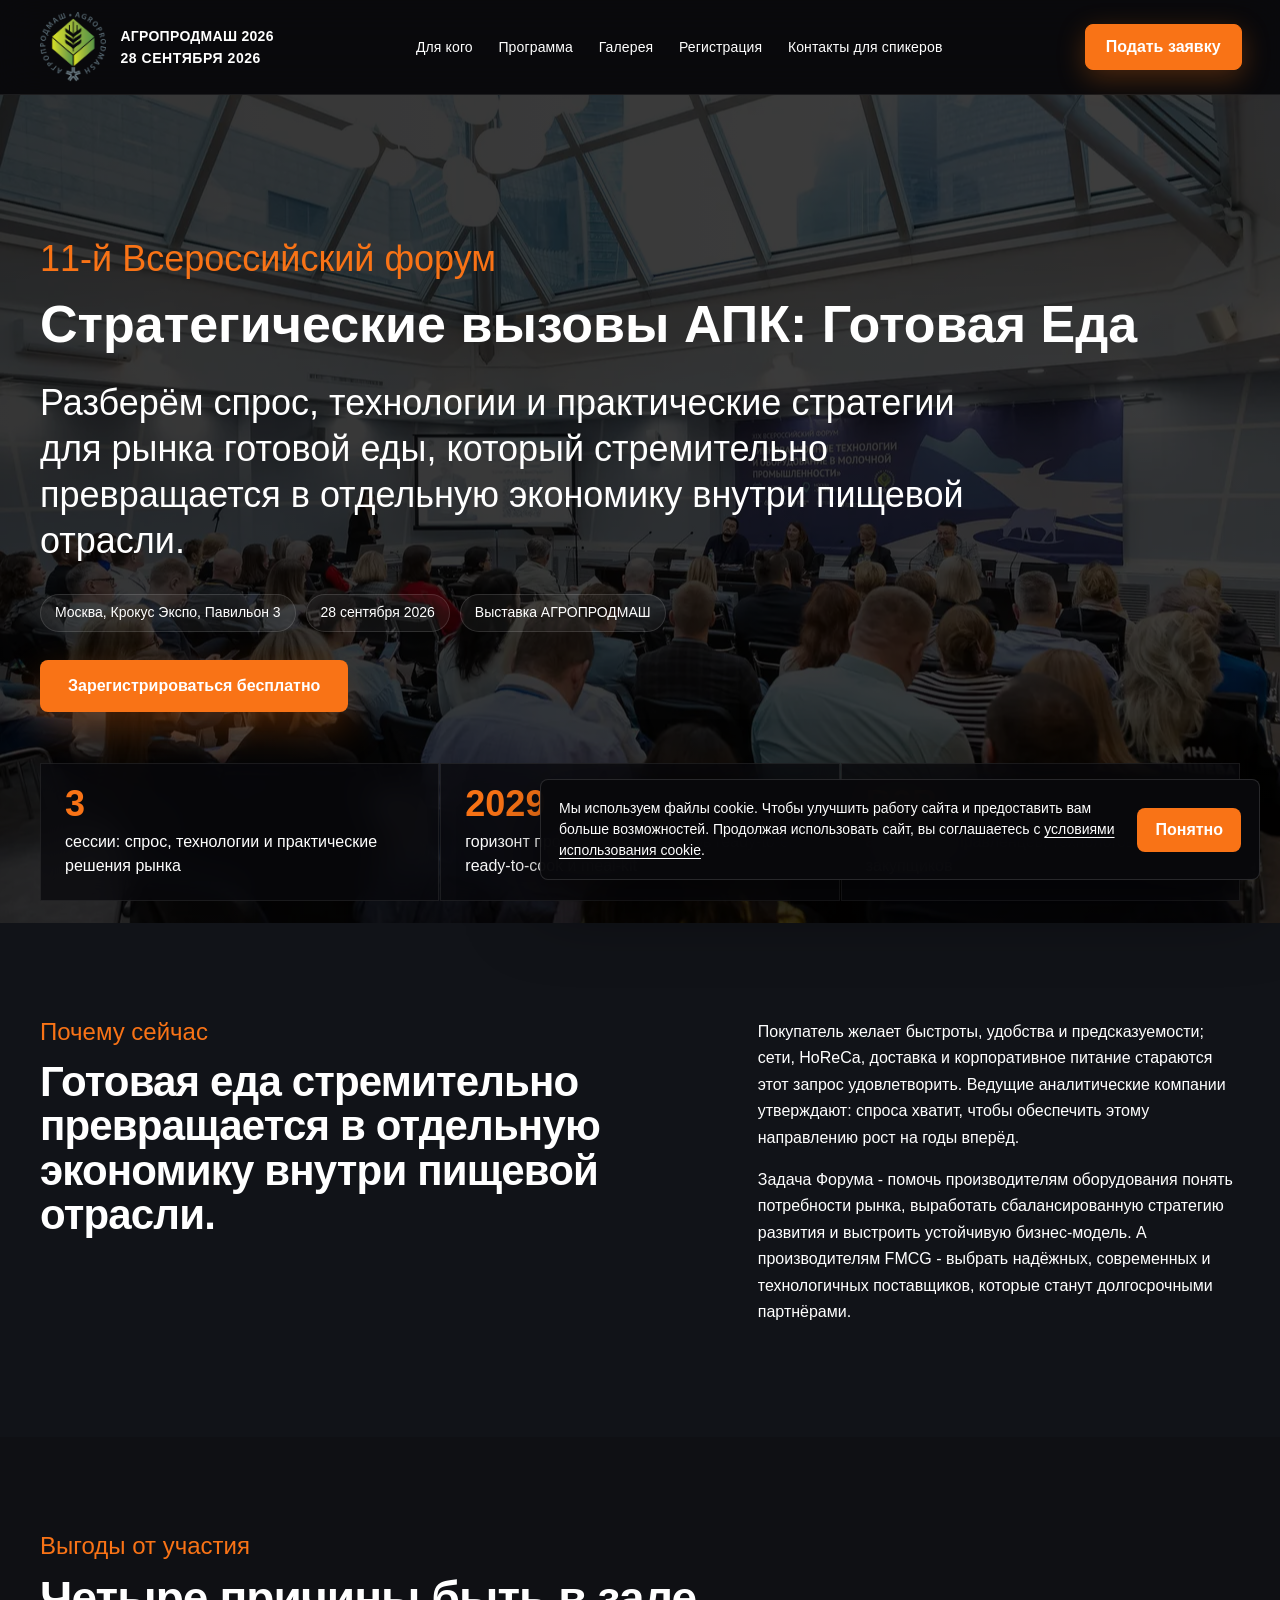
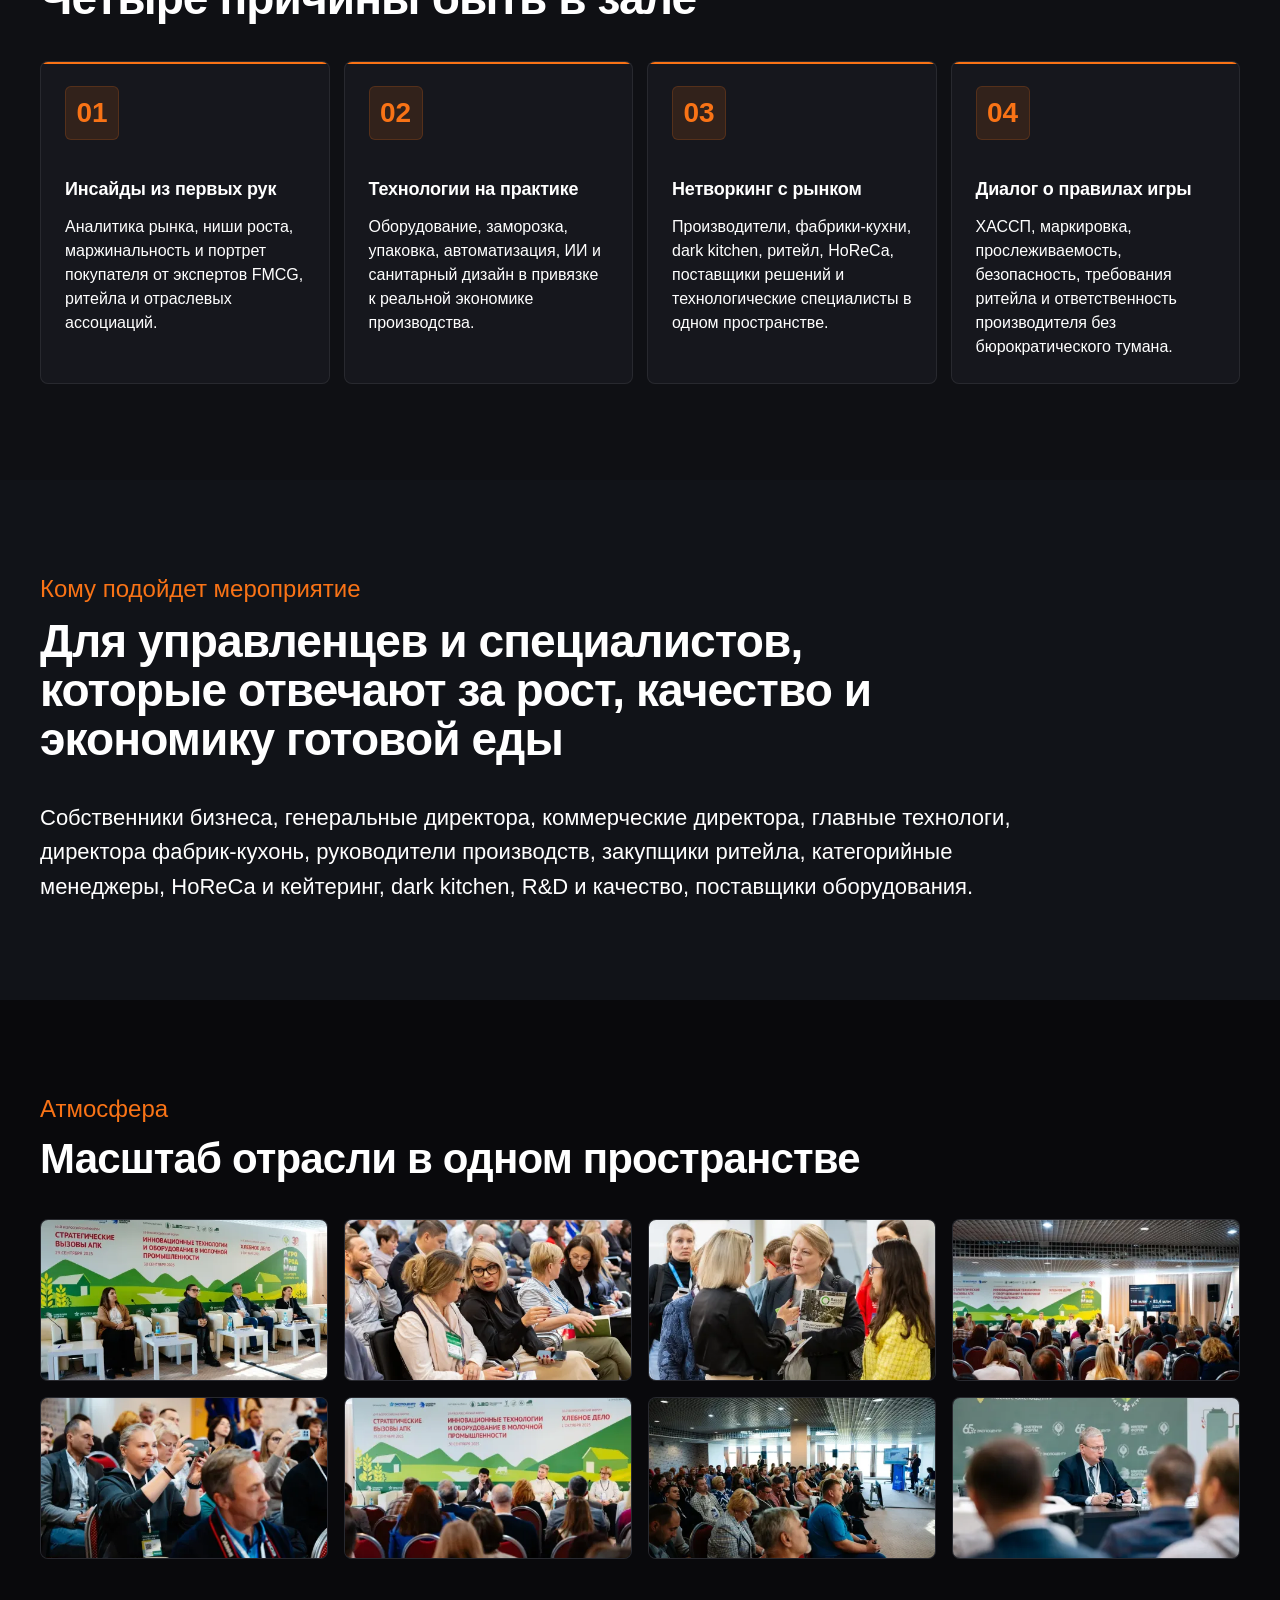
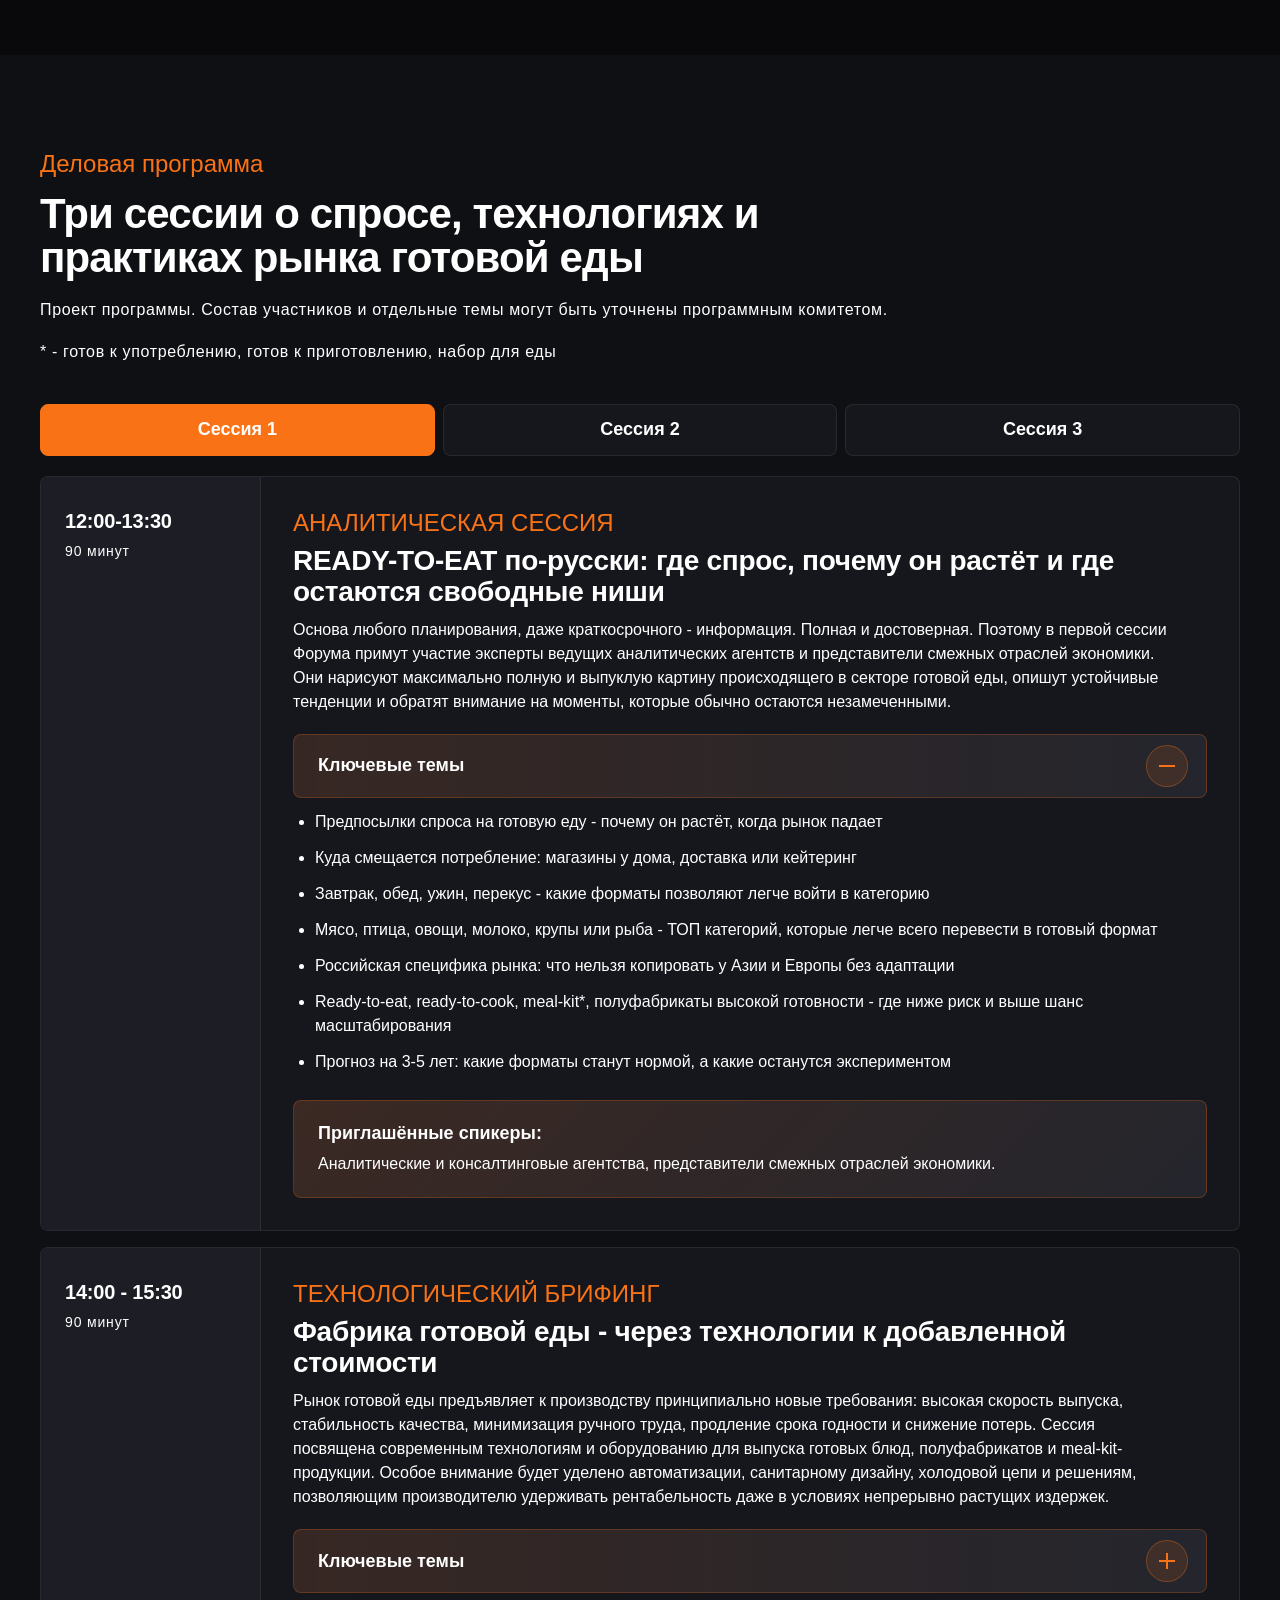
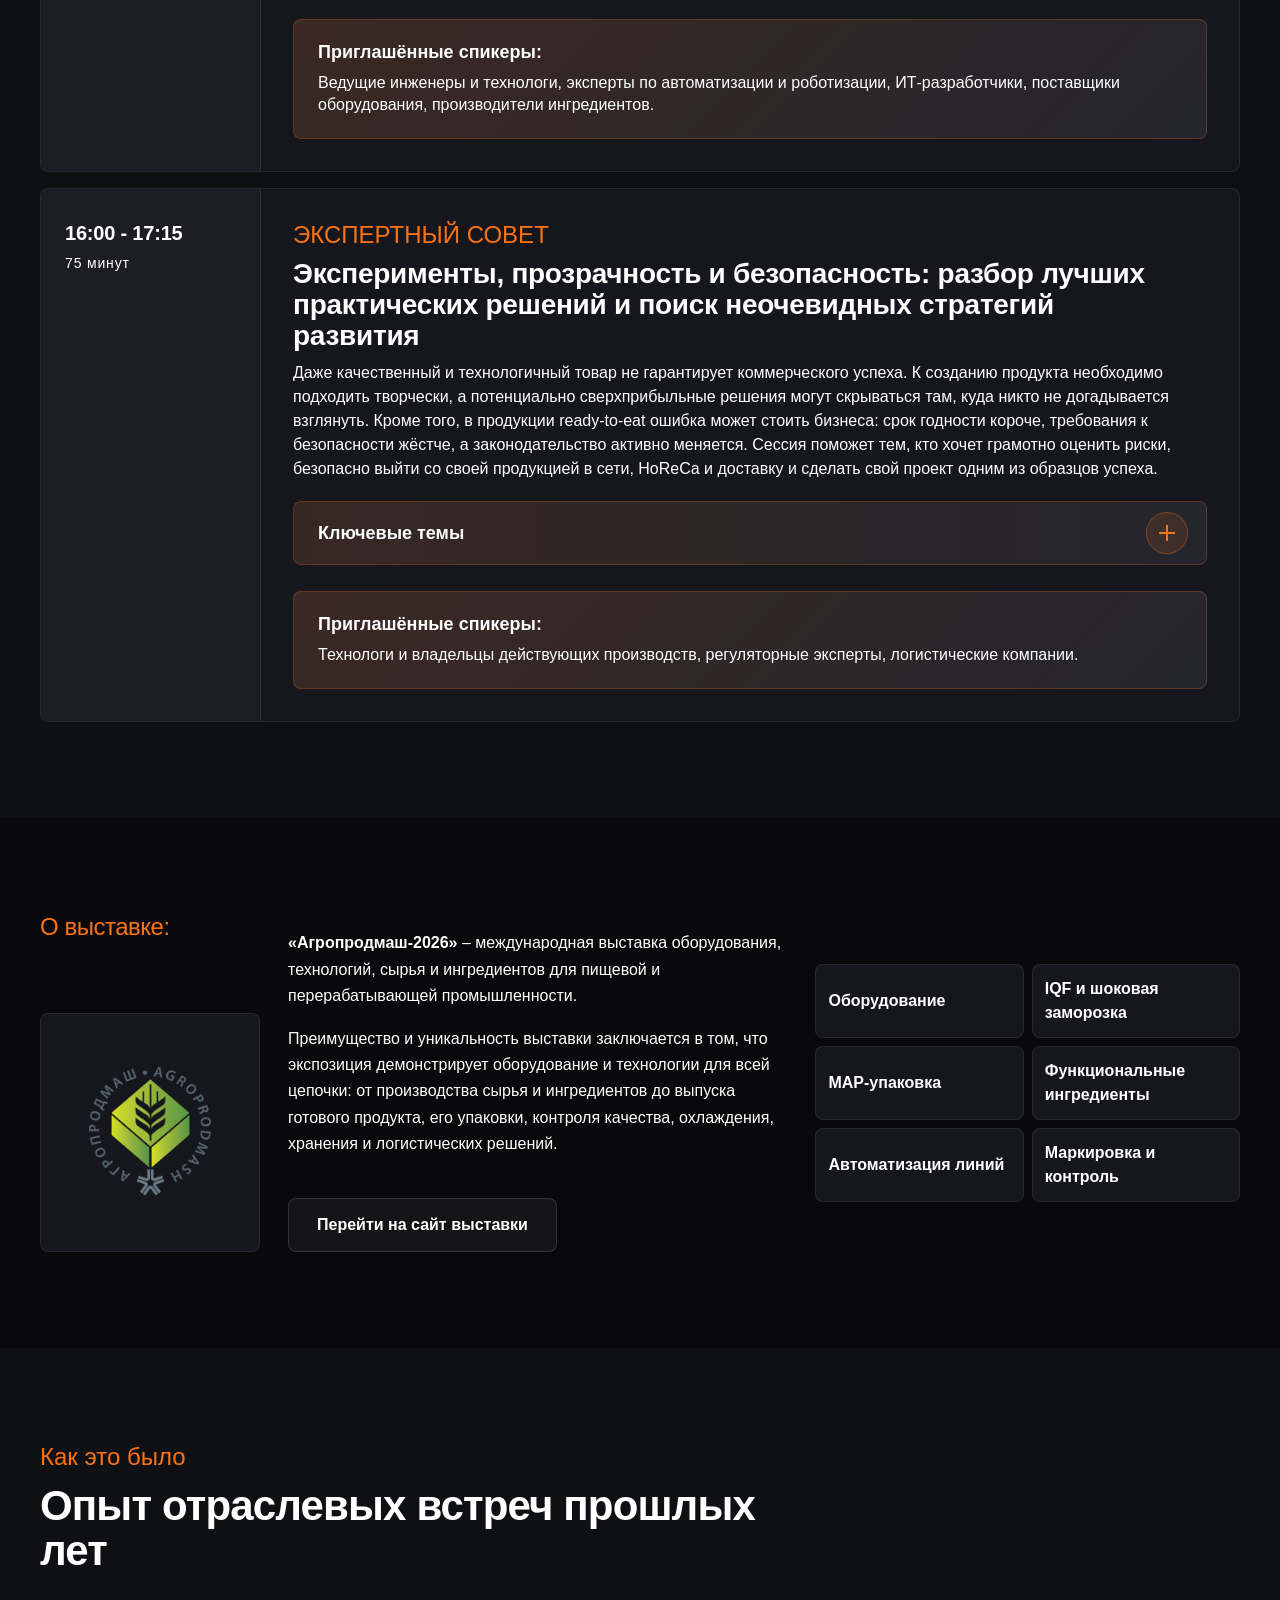
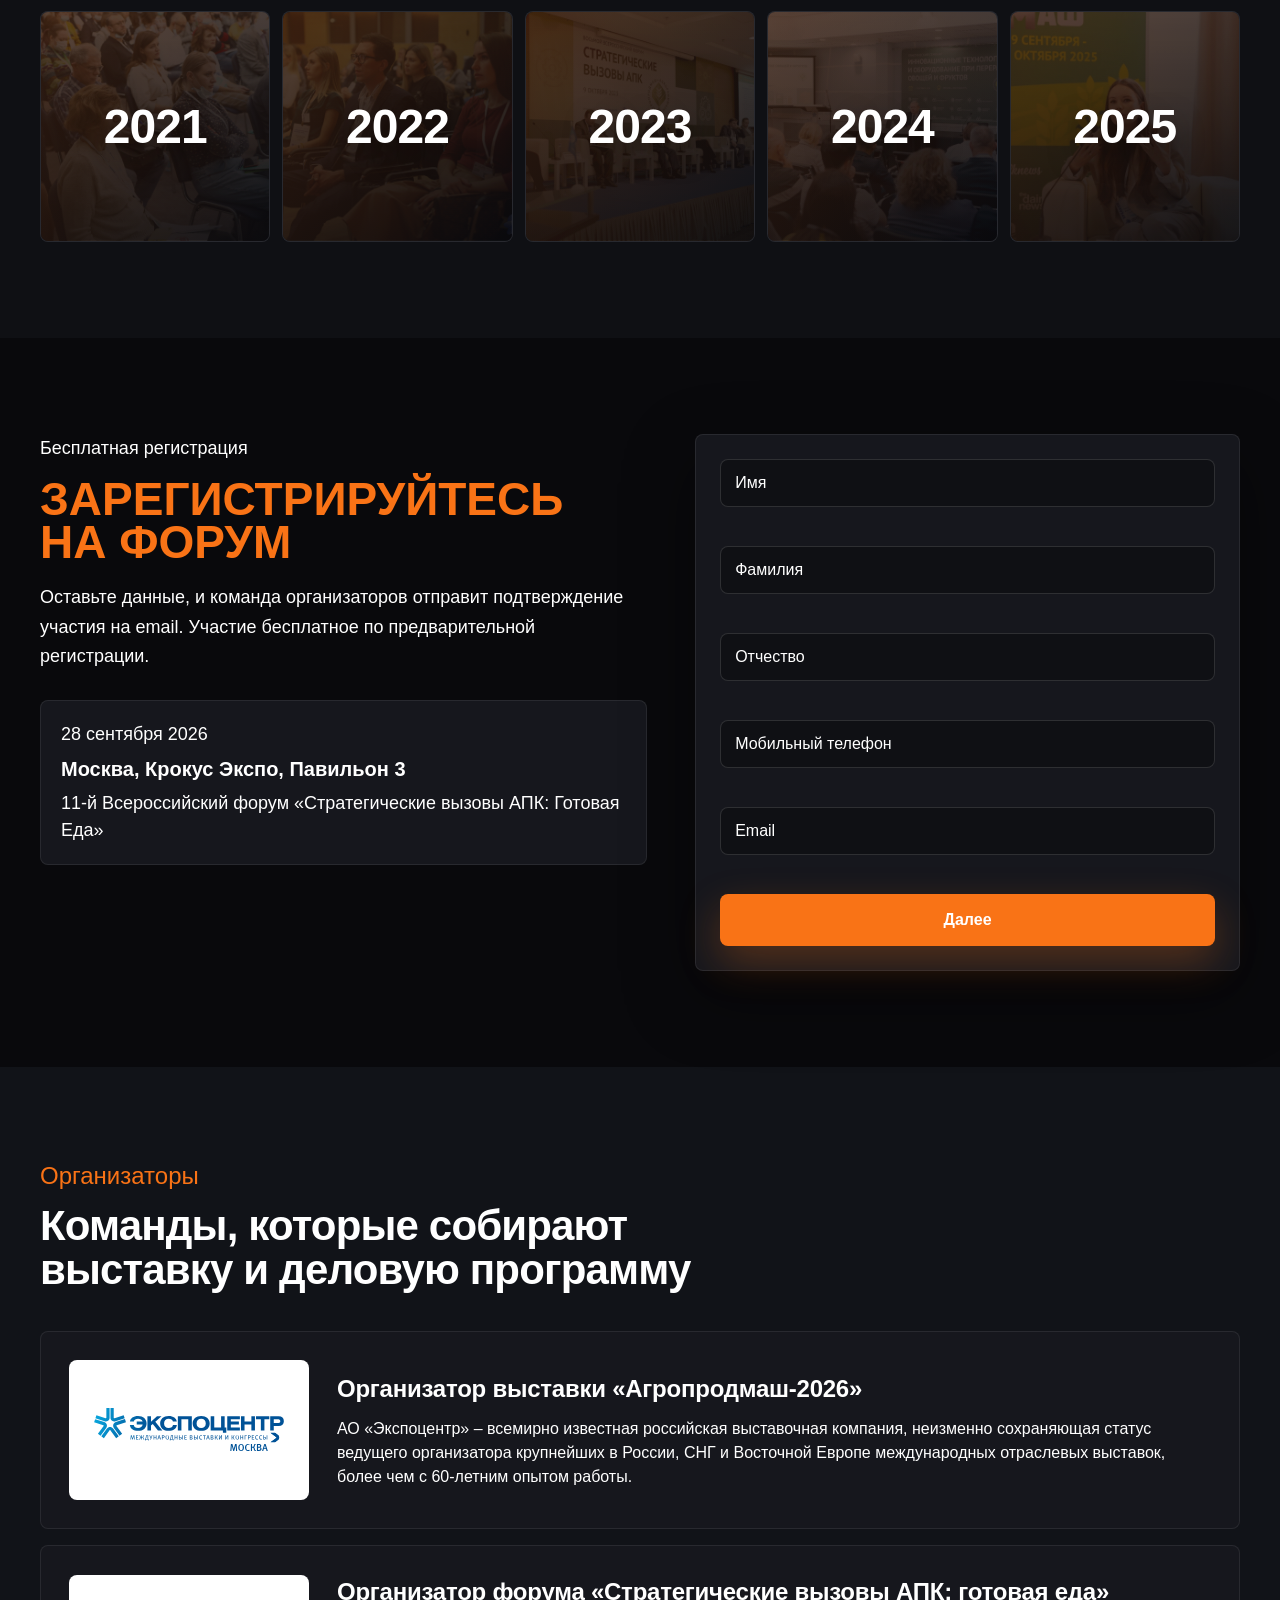
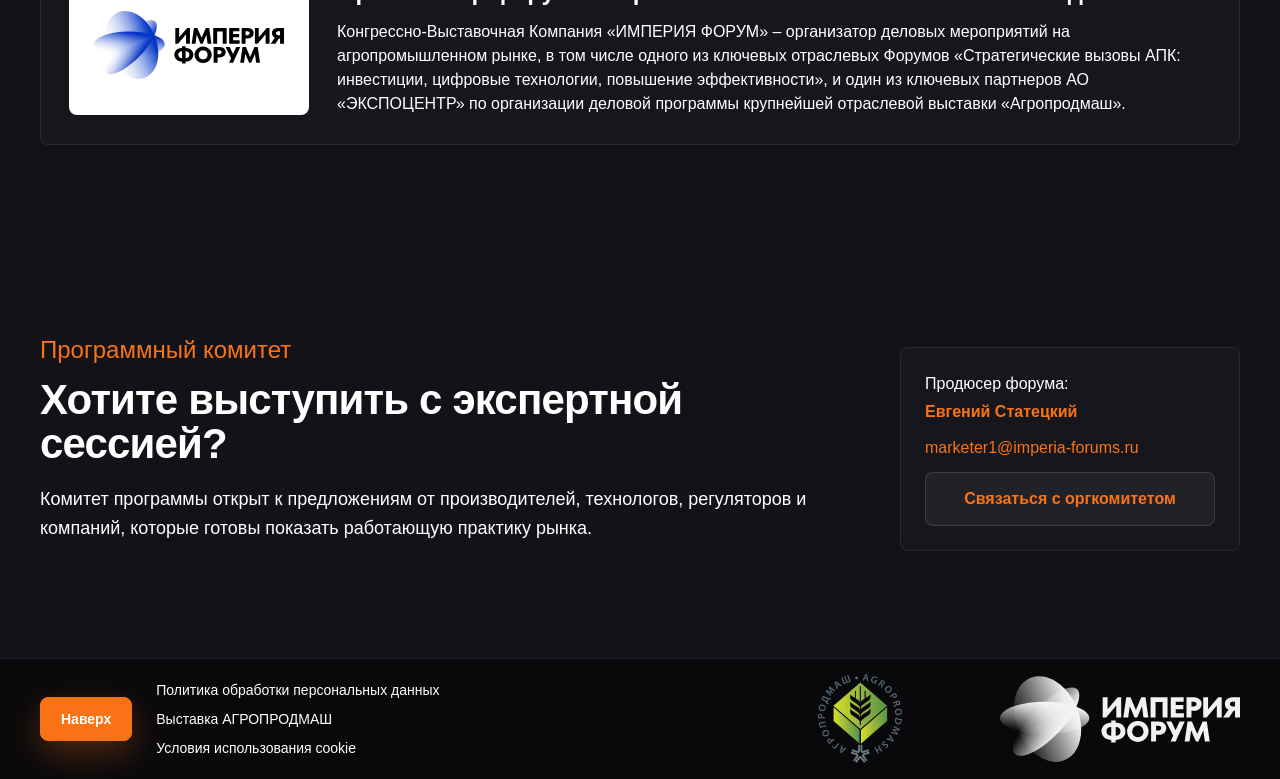
<file: index.html>
<!DOCTYPE html>
<html lang="ru">
<head>
  <meta charset="UTF-8">
  <meta name="viewport" content="width=device-width, initial-scale=1.0">
  <meta name="description" content="11-й Всероссийский форум «Стратегические вызовы АПК: Готовая еда» — 28 сентября 2026, Москва, Крокус Экспо, Павильон 3, выставка Агропродмаш-2026.">
  <meta name="robots" content="index, follow">
  <meta name="theme-color" content="#09090c">
  <title>11-й Всероссийский форум «Стратегические вызовы АПК: Готовая Еда»</title>
  <link rel="canonical" href="https://apk-forum.ru/">
  <link rel="icon" href="assets1/fav.ico" sizes="any">
  <meta property="og:type" content="website">
  <meta property="og:locale" content="ru_RU">
  <meta property="og:site_name" content="АПК Форум">
  <meta property="og:title" content="11-й Всероссийский форум «Стратегические вызовы АПК: Готовая еда»">
  <meta property="og:description" content="Форум о спросе, технологиях и практиках рынка готовой еды. 28 сентября 2026, Москва, Крокус Экспо, Павильон 3.">
  <meta property="og:url" content="https://apk-forum.ru/">
  <meta property="og:image" content="https://apk-forum.ru/assets1/logo/APM_logo.png">
  <meta name="twitter:card" content="summary_large_image">
  <meta name="twitter:title" content="11-й Всероссийский форум «Стратегические вызовы АПК: Готовая еда»">
  <meta name="twitter:description" content="Форум о спросе, технологиях и практиках рынка готовой еды. 28 сентября 2026, Москва, Крокус Экспо, Павильон 3.">
  <meta name="twitter:image" content="https://apk-forum.ru/assets1/logo/APM_logo.png">
  <link rel="stylesheet" href="source/style.min.css?v=20260805-1">
  <script type="application/ld+json">
    {
      "@context": "https://schema.org",
      "@type": "Event",
      "name": "11-й Всероссийский форум «Стратегические вызовы АПК: Готовая еда»",
      "description": "Форум о спросе, технологиях и практиках рынка готовой еды.",
      "url": "https://apk-forum.ru/",
      "startDate": "2026-09-28T12:00:00+03:00",
      "eventAttendanceMode": "https://schema.org/OfflineEventAttendanceMode",
      "eventStatus": "https://schema.org/EventScheduled",
      "location": {
        "@type": "Place",
        "name": "Крокус Экспо, Павильон 3",
        "address": {
          "@type": "PostalAddress",
          "addressLocality": "Москва",
          "addressCountry": "RU"
        }
      },
      "organizer": {
        "@type": "Organization",
        "name": "Империя Форум",
        "url": "https://imperiaforum.ru/"
      }
    }
  </script>
  <script type="application/ld+json">
    {
      "@context": "https://schema.org",
      "@type": "Organization",
      "name": "Империя Форум",
      "url": "https://imperiaforum.ru/",
      "logo": "https://apk-forum.ru/assets1/logo/imperia-forum_logo.svg",
      "email": "marketer1@imperia-forums.ru"
    }
  </script>
  <!-- Yandex.Metrika counter -->
  <script type="text/javascript">
    (function(m,e,t,r,i,k,a){
      m[i]=m[i]||function(){(m[i].a=m[i].a||[]).push(arguments)};
      m[i].l=1*new Date();
      for (var j = 0; j < document.scripts.length; j++) {
        if (document.scripts[j].src === r) { return; }
      }
      k=e.createElement(t),a=e.getElementsByTagName(t)[0],k.async=1,k.src=r,a.parentNode.insertBefore(k,a)
    })(window, document,'script','https://mc.webvisor.org/metrika/tag_ww.js', 'ym');

    ym(47924438, 'init', {
      trackHash:true,
      clickmap:true,
      referrer: document.referrer,
      url: location.href,
      accurateTrackBounce:true,
      trackLinks:true
    });
  </script>
  <!-- /Yandex.Metrika counter -->
</head>
<body>
  <header class="site-header" data-header>
    <a class="brand" href="#top" aria-label="АГРОПРОДМАШ 2026">
      <img class="brand__logo" src="assets1/logo/APM_logo.png" alt="АГРОПРОДМАШ" width="150" height="159" decoding="async" fetchpriority="high">
      <span class="brand__text">
        <strong>АГРОПРОДМАШ 2026</strong>
        <small class="brand__date">28 СЕНТЯБРЯ 2026</small>
      </span>
    </a>

    <button class="nav-toggle" type="button" aria-label="Открыть меню" aria-expanded="false" aria-controls="site-nav" data-nav-toggle>
      <span></span>
      <span></span>
      <span></span>
    </button>

    <nav class="site-nav" id="site-nav" data-nav>
      <a href="#audience">Для кого</a>
      <a href="#program">Программа</a>
      <a href="#gallery">Галерея</a>
      <a href="#reg">Регистрация</a>
      <a href="#speaker-contact">Контакты для спикеров</a>
    </nav>

    <a class="header-cta" href="#reg">Подать заявку</a>
  </header>

  <main id="top">
    <section class="hero" aria-labelledby="hero-title">
      <div class="hero__media" aria-hidden="true">
        <video class="hero__video" autoplay loop muted playsinline webkit-playsinline preload="auto" poster="assets1/hero-poster.webp" controlslist="nodownload nofullscreen noremoteplayback" disablepictureinpicture disableremoteplayback>
          <source src="assets1/IMG_5091.web.mp4" type="video/mp4">
          <source src="assets1/IMG_5091.MP4" type="video/mp4">
        </video>
      </div>
      <div class="hero__overlay"></div>
      <div class="hero__content container">
        <p class="eyebrow">11-й Всероссийский форум</p>
        <h1 id="hero-title">Стратегические вызовы АПК: Готовая Еда</h1>
        <p class="hero__lead">Разберём спрос, технологии и практические стратегии для рынка готовой еды, который стремительно превращается в отдельную экономику внутри пищевой отрасли.</p>
        <div class="hero__meta" aria-label="Данные события">
          <span>Москва, Крокус Экспо, Павильон 3</span>
          <span>28 сентября 2026</span>
          <a href="https://www.agroprodmash-expo.ru/" target="_blank" rel="noopener">Выставка АГРОПРОДМАШ</a>
        </div>
        <div class="hero__actions">
          <a class="btn btn--primary" href="#reg">Зарегистрироваться бесплатно</a>
        </div>
      </div>
      <div class="hero__stats container" aria-label="Ключевые темы форума">
        <article>
          <strong>3</strong>
          <span>сессии: спрос, технологии и практические решения рынка</span>
        </article>
        <article>
          <strong>2029</strong>
          <span>горизонт прогноза для форматов ready-to-eat, ready-to-cook и meal-kit</span>
        </article>
        <article>
          <strong>B2B</strong>
          <span>аудитория управленцев, технологов и закупщиков</span>
        </article>
      </div>
    </section>

    <section class="section section--light" aria-labelledby="why-title">
      <div class="container split">
        <div class="section__intro">
          <p class="eyebrow">Почему сейчас</p>
          <h2 id="why-title">Готовая еда стремительно превращается в отдельную экономику внутри пищевой отрасли.</h2>
        </div>
        <div class="lead-copy">
          <p>Покупатель желает быстроты, удобства и предсказуемости; сети, HoReCa, доставка и корпоративное питание стараются этот запрос удовлетворить. Ведущие аналитические компании утверждают: спроса хватит, чтобы обеспечить этому направлению рост на годы вперёд.</p>
          <p>Задача Форума - помочь производителям оборудования понять потребности рынка, выработать сбалансированную стратегию развития и выстроить устойчивую бизнес-модель. А производителям FMCG - выбрать надёжных, современных и технологичных поставщиков, которые станут долгосрочными партнёрами.</p>
        </div>
      </div>
    </section>

    <section class="section" aria-labelledby="benefits-title">
      <div class="container">
        <div class="section__head">
          <p class="eyebrow">Выгоды от участия</p>
          <h2 id="benefits-title">Четыре причины быть в зале</h2>
        </div>
        <div class="benefits-grid">
          <article class="benefit-card">
            <span class="benefit-card__icon" aria-hidden="true">01</span>
            <h3>Инсайды из первых рук</h3>
            <p>Аналитика рынка, ниши роста, маржинальность и портрет покупателя от экспертов FMCG, ритейла и отраслевых ассоциаций.</p>
          </article>
          <article class="benefit-card">
            <span class="benefit-card__icon" aria-hidden="true">02</span>
            <h3>Технологии на практике</h3>
            <p>Оборудование, заморозка, упаковка, автоматизация, ИИ и санитарный дизайн в привязке к реальной экономике производства.</p>
          </article>
          <article class="benefit-card">
            <span class="benefit-card__icon" aria-hidden="true">03</span>
            <h3>Нетворкинг с рынком</h3>
            <p>Производители, фабрики-кухни, dark kitchen, ритейл, HoReCa, поставщики решений и технологические специалисты в одном пространстве.</p>
          </article>
          <article class="benefit-card">
            <span class="benefit-card__icon" aria-hidden="true">04</span>
            <h3>Диалог о правилах игры</h3>
            <p>ХАССП, маркировка, прослеживаемость, безопасность, требования ритейла и ответственность производителя без бюрократического тумана.</p>
          </article>
        </div>
      </div>
    </section>

    <section class="section section--light" id="audience" aria-labelledby="audience-title">
      <div class="container">
        <div class="section__head section__head--wide">
          <p class="eyebrow">Кому подойдет мероприятие</p>
          <h2 id="audience-title">Для управленцев и специалистов, которые отвечают за рост, качество и экономику готовой еды</h2>
        </div>
        <p class="audience-list" aria-label="Целевая аудитория форума">Собственники бизнеса, генеральные директора, коммерческие директора, главные технологи, директора фабрик-кухонь, руководители производств, закупщики ритейла, категорийные менеджеры, HoReCa и кейтеринг, dark kitchen, R&amp;D и качество, поставщики оборудования.</p>
      </div>
    </section>

    <section class="section section--dark atmosphere" id="gallery" aria-labelledby="gallery-title">
      <div class="container">
        <div class="section__head section__head--wide">
          <p class="eyebrow">Атмосфера</p>
          <h2 id="gallery-title">Масштаб отрасли в одном пространстве</h2>
        </div>
        <div class="gallery-collage" aria-label="Фотографии прошлых форумов">
          <figure class="gallery-collage__item">
            <img src="assets1/webp/1.webp" srcset="assets1/webp/responsive/1-480.webp 480w, assets1/webp/responsive/1-768.webp 768w, assets1/webp/responsive/1-1120.webp 1120w, assets1/webp/1.webp 1124w" alt="Участники форума в зале" width="1124" height="727" sizes="(max-width: 620px) calc(100vw - 24px), (max-width: 860px) calc((100vw - 48px) / 2), (max-width: 1200px) calc((100vw - 80px) / 4), 288px" loading="lazy" decoding="async" fetchpriority="low">
          </figure>
          <figure class="gallery-collage__item">
            <img src="assets1/webp/2.webp" srcset="assets1/webp/responsive/2-480.webp 480w, assets1/webp/responsive/2-768.webp 768w, assets1/webp/responsive/2-1120.webp 1120w, assets1/webp/2.webp 1680w" alt="Деловая программа форума" width="1680" height="1120" sizes="(max-width: 620px) calc(100vw - 24px), (max-width: 860px) calc((100vw - 48px) / 2), (max-width: 1200px) calc((100vw - 80px) / 4), 288px" loading="lazy" decoding="async" fetchpriority="low">
          </figure>
          <figure class="gallery-collage__item">
            <img src="assets1/webp/3.webp" srcset="assets1/webp/responsive/3-480.webp 480w, assets1/webp/responsive/3-768.webp 768w, assets1/webp/responsive/3-1120.webp 1120w, assets1/webp/3.webp 1680w" alt="Выставочная экспозиция" width="1680" height="1120" sizes="(max-width: 620px) calc(100vw - 24px), (max-width: 860px) calc((100vw - 48px) / 2), (max-width: 1200px) calc((100vw - 80px) / 4), 288px" loading="lazy" decoding="async" fetchpriority="low">
          </figure>
          <figure class="gallery-collage__item">
            <img src="assets1/webp/4.webp" srcset="assets1/webp/responsive/4-480.webp 480w, assets1/webp/4.webp 753w" alt="Участники у стендов" width="753" height="505" sizes="(max-width: 620px) calc(100vw - 24px), (max-width: 860px) calc((100vw - 48px) / 2), (max-width: 1200px) calc((100vw - 80px) / 4), 288px" loading="lazy" decoding="async" fetchpriority="low">
          </figure>
          <figure class="gallery-collage__item">
            <img src="assets1/webp/5.webp" srcset="assets1/webp/responsive/5-480.webp 480w, assets1/webp/5.webp 756w" alt="Конференц-зал форума" width="756" height="505" sizes="(max-width: 620px) calc(100vw - 24px), (max-width: 860px) calc((100vw - 48px) / 2), (max-width: 1200px) calc((100vw - 80px) / 4), 288px" loading="lazy" decoding="async" fetchpriority="low">
          </figure>
          <figure class="gallery-collage__item">
            <img src="assets1/webp/6.webp" srcset="assets1/webp/responsive/6-480.webp 480w, assets1/webp/6.webp 738w" alt="Нетворкинг участников" width="738" height="492" sizes="(max-width: 620px) calc(100vw - 24px), (max-width: 860px) calc((100vw - 48px) / 2), (max-width: 1200px) calc((100vw - 80px) / 4), 288px" loading="lazy" decoding="async" fetchpriority="low">
          </figure>
          <figure class="gallery-collage__item">
            <img src="assets1/webp/7.webp" srcset="assets1/webp/responsive/7-480.webp 480w, assets1/webp/responsive/7-768.webp 768w, assets1/webp/responsive/7-1120.webp 1120w, assets1/webp/7.webp 1280w" alt="Отраслевая встреча" width="1280" height="854" sizes="(max-width: 620px) calc(100vw - 24px), (max-width: 860px) calc((100vw - 48px) / 2), (max-width: 1200px) calc((100vw - 80px) / 4), 288px" loading="lazy" decoding="async" fetchpriority="low">
          </figure>
          <figure class="gallery-collage__item">
            <img src="assets1/webp/8.webp" srcset="assets1/webp/responsive/8-480.webp 480w, assets1/webp/responsive/8-768.webp 768w, assets1/webp/responsive/8-1120.webp 1120w, assets1/webp/8.webp 1294w" alt="Атмосфера форума" width="1294" height="863" sizes="(max-width: 620px) calc(100vw - 24px), (max-width: 860px) calc((100vw - 48px) / 2), (max-width: 1200px) calc((100vw - 80px) / 4), 288px" loading="lazy" decoding="async" fetchpriority="low">
          </figure>
        </div>
      </div>
    </section>

    <section class="section program-section" id="program" aria-labelledby="program-title">
      <div class="container">
        <div class="section__head section__head--wide">
          <p class="eyebrow">Деловая программа</p>
          <h2 id="program-title">Три сессии о спросе, технологиях и практиках рынка готовой еды</h2>
          <p class="program-note">Проект программы. Состав участников и отдельные темы могут быть уточнены программным комитетом.</p>
          <p class="program-note">* - готов к употреблению, готов к приготовлению, набор для еды</p>
        </div>

        <div class="program-tabs" aria-label="Навигация по сессиям">
          <button class="program-tab is-active" type="button" data-session-tab="session-1">Сессия 1</button>
          <button class="program-tab" type="button" data-session-tab="session-2">Сессия 2</button>
          <button class="program-tab" type="button" data-session-tab="session-3">Сессия 3</button>
        </div>

        <div class="program-panels">
          <article class="program-panel" id="session-1">
            <div class="session">
              <div class="session__time">
                <span>12:00-13:30</span>
                <small>90 минут</small>
              </div>
              <div class="session__body">
                <p class="session__format">Аналитическая сессия</p>
                <h3>READY-TO-EAT по-русски: где спрос, почему он растёт и где остаются свободные ниши</h3>
                <p>Основа любого планирования, даже краткосрочного - информация. Полная и достоверная. Поэтому в первой сессии Форума примут участие эксперты ведущих аналитических агентств и представители смежных отраслей экономики. Они нарисуют максимально полную и выпуклую картину происходящего в секторе готовой еды, опишут устойчивые тенденции и обратят внимание на моменты, которые обычно остаются незамеченными.</p>
                <button class="accordion-trigger" type="button" aria-expanded="true" aria-controls="topics-1">Ключевые темы</button>
                <div class="accordion-content is-open" id="topics-1">
                  <ul>
                    <li>Предпосылки спроса на готовую еду - почему он растёт, когда рынок падает</li>
                    <li>Куда смещается потребление: магазины у дома, доставка или кейтеринг</li>
                    <li>Завтрак, обед, ужин, перекус - какие форматы позволяют легче войти в категорию</li>
                    <li>Мясо, птица, овощи, молоко, крупы или рыба - ТОП категорий, которые легче всего перевести в готовый формат</li>
                    <li>Российская специфика рынка: что нельзя копировать у Азии и Европы без адаптации</li>
                    <li>Ready-to-eat, ready-to-cook, meal-kit*, полуфабрикаты высокой готовности - где ниже риск и выше шанс масштабирования</li>
                    <li>Прогноз на 3-5 лет: какие форматы станут нормой, а какие останутся экспериментом</li>
                  </ul>
                </div>
                <div class="invited-speakers">
                  <strong>Приглашённые спикеры:</strong>
                  <p>Аналитические и консалтинговые агентства, представители смежных отраслей экономики.</p>
                </div>
              </div>
            </div>
          </article>

          <article class="program-panel" id="session-2">
            <div class="session">
              <div class="session__time">
                <span>14:00 - 15:30</span>
                <small>90 минут</small>
              </div>
              <div class="session__body">
                <p class="session__format">Технологический брифинг</p>
                <h3>Фабрика готовой еды - через технологии к добавленной стоимости</h3>
                <p>Рынок готовой еды предъявляет к производству принципиально новые требования: высокая скорость выпуска, стабильность качества, минимизация ручного труда, продление срока годности и снижение потерь. Сессия посвящена современным технологиям и оборудованию для выпуска готовых блюд, полуфабрикатов и meal-kit-продукции. Особое внимание будет уделено автоматизации, санитарному дизайну, холодовой цепи и решениям, позволяющим производителю удерживать рентабельность даже в условиях непрерывно растущих издержек.</p>
                <button class="accordion-trigger" type="button" aria-expanded="false" aria-controls="topics-2">Ключевые темы</button>
                <div class="accordion-content" id="topics-2">
                  <ul>
                    <li>Выбираем оборудование под готовую еду: не «самое современное», а наиболее подходящее</li>
                    <li>Нарезка, смешивание, термообработка, фасовка, охлаждение - где теряется качество и производительность</li>
                    <li>Санитарный дизайн цеха: как строить производство, которое выдержит проверку и ежедневную нагрузку</li>
                    <li>Автоматизация против кадрового дефицита - какие операции стоит механизировать первыми</li>
                    <li>Цифровой контроль характеристик: как отслеживать партию и получать обратную связь не от недовольных клиентов</li>
                  </ul>
                </div>
                <div class="invited-speakers">
                  <strong>Приглашённые спикеры:</strong>
                  <p>Ведущие инженеры и технологи, эксперты по автоматизации и роботизации, ИТ-разработчики, поставщики оборудования, производители ингредиентов.</p>
                </div>
              </div>
            </div>
          </article>

          <article class="program-panel" id="session-3">
            <div class="session">
              <div class="session__time">
                <span>16:00 - 17:15</span>
                <small>75 минут</small>
              </div>
              <div class="session__body">
                <p class="session__format">Экспертный совет</p>
                <h3>Эксперименты, прозрачность и безопасность: разбор лучших практических решений и поиск неочевидных стратегий развития</h3>
                <p>Даже качественный и технологичный товар не гарантирует коммерческого успеха. К созданию продукта необходимо подходить творчески, а потенциально сверхприбыльные решения могут скрываться там, куда никто не догадывается взглянуть. Кроме того, в продукции ready-to-eat ошибка может стоить бизнеса: срок годности короче, требования к безопасности жёстче, а законодательство активно меняется. Сессия поможет тем, кто хочет грамотно оценить риски, безопасно выйти со своей продукцией в сети, HoReCa и доставку и сделать свой проект одним из образцов успеха.</p>
                <button class="accordion-trigger" type="button" aria-expanded="false" aria-controls="topics-3">Ключевые темы</button>
                <div class="accordion-content" id="topics-3">
                  <ul>
                    <li>Вывод на рынок новых блюд - прихоть или необходимость</li>
                    <li>Экзотика vs традиции - что лучше продаётся и почему</li>
                    <li>Тёмные и распределённые кухни, контрактное производство: ищем подводные камни</li>
                    <li>Маркировка, состав, пищевая ценность, аллергены: требования к производству готовой еды, которые чаще всего недооценивают</li>
                    <li>Как отследить партию товара и быстро понять, где возникла проблема, а главное - кого она затронула</li>
                    <li>Ответственность за качество: как договором распределить риски между производителем, каналом и логистикой</li>
                    <li>Сложности работы с нестандартными компонентами - наглядные примеры: что получилось, где возникали сложности и какие потребовались вложения</li>
                  </ul>
                </div>
                <div class="invited-speakers">
                  <strong>Приглашённые спикеры:</strong>
                  <p>Технологи и владельцы действующих производств, регуляторные эксперты, логистические компании.</p>
                </div>
              </div>
            </div>
          </article>
        </div>
      </div>
    </section>

    <section class="section expo" aria-labelledby="expo-title">
      <div class="container expo__grid">
        <div class="expo__brand-wrap">
          <h2 id="expo-title">О выставке:</h2>
          <div class="expo__brand">
            <img src="assets1/logo/APM_logo.png" alt="АГРОПРОДМАШ" width="150" height="159" loading="lazy" decoding="async" fetchpriority="low">
          </div>
        </div>
        <div class="expo__copy">
          <p><strong>«Агропродмаш-2026»</strong> – международная выставка оборудования, технологий, сырья и ингредиентов для пищевой и перерабатывающей промышленности.</p>
          <p>Преимущество и уникальность выставки заключается в том, что экспозиция демонстрирует оборудование и технологии для всей цепочки: от производства сырья и ингредиентов до выпуска готового продукта, его упаковки, контроля качества, охлаждения, хранения и логистических решений.</p>
          <br>
          <a class="btn btn--secondary" href="https://www.agroprodmash-expo.ru/" target="_blank" rel="noopener">Перейти на сайт выставки</a>
        </div>
        <div class="route-list" aria-label="Технологический маршрут">
          <span>Оборудование</span>
          <span>IQF и шоковая заморозка</span>
          <span>MAP-упаковка</span>
          <span>Функциональные ингредиенты</span>
          <span>Автоматизация линий</span>
          <span>Маркировка и контроль</span>
        </div>
      </div>
    </section>

    <section class="section history" aria-labelledby="history-title">
      <div class="container">
        <div class="section__head">
          <p class="eyebrow">Как это было</p>
          <h2 id="history-title">Опыт отраслевых встреч прошлых лет</h2>
        </div>
        <div class="history-grid" aria-label="Архив мероприятий">
          <a class="history-card history-card--2021" href="https://blog.imperiaforum.ru/apm_2021_smart" target="_blank" rel="noopener"><span>2021</span></a>
          <a class="history-card history-card--2022" href="https://blog.imperiaforum.ru/apk_forum_2022" target="_blank" rel="noopener"><span>2022</span></a>
          <a class="history-card history-card--2023" href="http://blog.imperiaforum.ru/apk_forum_2023" target="_blank" rel="noopener"><span>2023</span></a>
          <a class="history-card history-card--2024" href="https://blog.imperiaforum.ru/frov-2024" target="_blank" rel="noopener"><span>2024</span></a>
          <a class="history-card history-card--2025" href="https://blog.imperiaforum.ru/apk2025" target="_blank" rel="noopener"><span>2025</span></a>
        </div>
      </div>
    </section>

    <section class="section registration" id="reg" aria-labelledby="registration-title">
      <div class="container registration__grid">
        <div class="registration__copy">
          <p class="eyebrow">Бесплатная регистрация</p>
          <h2 id="registration-title">ЗАРЕГИСТРИРУЙТЕСЬ<br>НА ФОРУМ</h2>
          <p>Оставьте данные, и команда организаторов отправит подтверждение участия на email. Участие бесплатное по предварительной регистрации.</p>
          <div class="registration__note" aria-label="Условия участия">
            <span>28 сентября 2026</span>
            <strong>Москва, Крокус Экспо, Павильон 3</strong>
            <span>11-й Всероссийский форум «Стратегические вызовы АПК: Готовая Еда»</span>
          </div>
        </div>

        <form class="form" action="https://api.apk-forum.ru/lead.php" method="post" novalidate data-form>
          <input type="hidden" name="title" value="ф-б-АПМ-26-09-эц-апк-оф">
          <input type="hidden" name="id_category" value="27">
          <input type="hidden" name="formid" value="111">
          <div class="form__trap" aria-hidden="true">
            <label for="homepage">Сайт</label>
            <input id="homepage" name="homepage" type="text" tabindex="-1" autocomplete="off" data-honeypot>
          </div>
          <input type="hidden" name="form_started_at" data-form-started-at>
          <input type="hidden" name="page_url" data-tracking-field="page_url">
          <input type="hidden" name="source_origin" data-tracking-field="source_origin">
          <input type="hidden" name="source_path" data-tracking-field="source_path">
          <input type="hidden" name="referrer" data-tracking-field="referrer">
          <input type="hidden" name="utm_source" data-tracking-field="utm_source">
          <input type="hidden" name="utm_medium" data-tracking-field="utm_medium">
          <input type="hidden" name="utm_campaign" data-tracking-field="utm_campaign">
          <input type="hidden" name="utm_content" data-tracking-field="utm_content">
          <input type="hidden" name="utm_term" data-tracking-field="utm_term">
          <input type="hidden" name="utm_id" data-tracking-field="utm_id">
          <input type="hidden" name="gclid" data-tracking-field="gclid">
          <input type="hidden" name="yclid" data-tracking-field="yclid">
          <input type="hidden" name="fbclid" data-tracking-field="fbclid">

          <div class="form__step is-active" data-form-step="1">
            <div class="form__row">
              <label for="fname">Имя</label>
              <input id="fname" name="fname" type="text" autocomplete="given-name" placeholder="Имя" maxlength="60" data-validate="person" required>
              <small class="form__error"></small>
            </div>
            <div class="form__row">
              <label for="lname">Фамилия</label>
              <input id="lname" name="lname" type="text" autocomplete="family-name" placeholder="Фамилия" maxlength="80" data-validate="person" required>
              <small class="form__error"></small>
            </div>
            <div class="form__row">
              <label for="tname">Отчество</label>
              <input id="tname" name="tname" type="text" autocomplete="additional-name" placeholder="Отчество" maxlength="80" data-validate="person">
              <small class="form__error"></small>
            </div>
            <div class="form__row">
              <label for="phone">Телефон</label>
              <input id="phone" name="phone" type="tel" autocomplete="tel" inputmode="tel" placeholder="Мобильный телефон" maxlength="24" data-validate="phone" required>
              <small class="form__error"></small>
            </div>
            <div class="form__row">
              <label for="email">Email</label>
              <input id="email" name="email" type="email" autocomplete="email" placeholder="Email" required>
              <small class="form__error"></small>
            </div>
            <button class="btn btn--primary form__next" type="button" data-form-next>Далее</button>
          </div>

          <div class="form__step" data-form-step="2">
            <div class="form__row">
              <label for="city">Город</label>
              <input id="city" name="city" type="text" autocomplete="address-level2" placeholder="Город" maxlength="80" data-validate="city" required>
              <small class="form__error"></small>
            </div>
            <div class="form__row">
              <label for="status">Должность</label>
              <input id="status" name="status" type="text" autocomplete="organization-title" placeholder="Должность" maxlength="120" data-validate="business-text" required>
              <small class="form__error"></small>
            </div>
            <div class="form__row">
              <label for="company">Компания</label>
              <input id="company" name="company" type="text" autocomplete="organization" placeholder="Компания" maxlength="160" data-validate="business-text" required>
              <small class="form__error"></small>
            </div>
            <div class="form__row">
              <label for="sfera">Сфера</label>
              <input id="sfera" name="sfera" type="text" placeholder="Сфера деятельности компании" maxlength="180" data-validate="business-text" required>
              <small class="form__error"></small>
            </div>
            <label class="checkbox">
              <input name="checkbox" type="checkbox" value="Да" required>
              <span>Я ДАЮ СОГЛАСИЕ НА ОБРАБОТКУ СВОИХ ПЕРСОНАЛЬНЫХ ДАННЫХ В СООТВЕТСТВИИ С <a href="docs/Политика_конфиденциальности_интернет_сайта_—_Империя_Форум.pdf" target="_blank" rel="noopener">ПОЛИТИКОЙ ОБРАБОТКИ ПЕРСОНАЛЬНЫХ ДАННЫХ</a></span>
            </label>
            <small class="form__error form__error--checkbox"></small>
            <div class="form__actions">
              <button class="btn form__back" type="button" data-form-back>Назад</button>
              <button class="btn btn--primary form__submit" type="submit">Отправить заявку</button>
            </div>
          </div>

          <p class="form__error form__error--submit" role="alert"></p>
          <div class="form__success" role="status" aria-live="polite" hidden>
            <span aria-hidden="true">✓</span>
            <p>Спасибо за регистрацию! Ваш билет на форум ждёт Вас на почте.</p>
          </div>
        </form>
      </div>
    </section>

    <section class="section section--light organizers" aria-labelledby="organizers-title">
      <div class="container">
        <div class="section__head">
          <p class="eyebrow">Организаторы</p>
          <h2 id="organizers-title">Команды, которые собирают выставку и деловую программу</h2>
        </div>
        <div class="organizers-list">
          <article class="organizer-card">
            <div class="organizer-card__logo">
              <img src="assets1/logo/expocentr_logo.svg" alt="Экспоцентр" width="521" height="118" loading="lazy" decoding="async" fetchpriority="low">
            </div>
            <div>
              <h3>Организатор выставки «Агропродмаш-2026»</h3>
              <p>АО «Экспоцентр» – всемирно известная российская выставочная компания, неизменно сохраняющая статус ведущего организатора крупнейших в России, СНГ и Восточной Европе международных отраслевых выставок, более чем с 60-летним опытом работы.</p>
            </div>
          </article>
          <article class="organizer-card">
            <div class="organizer-card__logo">
              <img src="assets1/logo/imperia-forum_logo.svg" alt="Империя Форум" width="627" height="223" loading="lazy" decoding="async" fetchpriority="low">
            </div>
            <div>
              <h3>Организатор форума «Стратегические вызовы АПК: готовая еда»</h3>
              <p>Конгрессно-Выставочная Компания «ИМПЕРИЯ ФОРУМ» – организатор деловых мероприятий на агропромышленном рынке, в том числе одного из ключевых отраслевых Форумов «Стратегические вызовы АПК: инвестиции, цифровые технологии, повышение эффективности», и один из ключевых партнеров АО «ЭКСПОЦЕНТР» по организации деловой программы крупнейшей отраслевой выставки «Агропродмаш».</p>
            </div>
          </article>
        </div>
      </div>
    </section>

    <section class="section section--light speaker-contact" id="speaker-contact" aria-labelledby="speaker-contact-title">
      <div class="container speaker-contact__inner">
        <div>
          <p class="eyebrow">Программный комитет</p>
          <h2 id="speaker-contact-title">Хотите выступить с экспертной сессией?</h2>
          <p>Комитет программы открыт к предложениям от производителей, технологов, регуляторов и компаний, которые готовы показать работающую практику рынка.</p>
        </div>
        <div class="contact-card">
          <strong>Продюсер форума:<span>Евгений Статецкий</span></strong>
          <a href="mailto:marketer1@imperia-forums.ru">marketer1@imperia-forums.ru</a>
          <a class="btn btn--secondary" href="mailto:marketer1@imperia-forums.ru" target="_blank" rel="noopener">Связаться с оргкомитетом</a>
        </div>
      </div>
    </section>
  </main>

  <footer class="footer">
    <div class="container footer__grid">
      <div>
        <a class="footer__top" href="#top">Наверх</a>
      </div>
      <nav aria-label="Юридические ссылки">
        <a href="docs/Политика_конфиденциальности_интернет_сайта_—_Империя_Форум.pdf" target="_blank" rel="noopener">Политика обработки персональных данных</a>
        <a href="https://www.agroprodmash-expo.ru/" target="_blank" rel="noopener">Выставка АГРОПРОДМАШ</a>
        <a href="docs/cookie.html">Условия использования cookie</a>
      </nav>
      <div class="footer__logos" aria-label="Логотипы организаторов">
        <img class="footer__apm" src="assets1/logo/APM_logo.png" alt="АГРОПРОДМАШ" width="150" height="159" loading="lazy" decoding="async" fetchpriority="low">
        <img class="footer__imperia" src="assets1/logo/imperia-forum_logo.svg" alt="Империя Форум" width="627" height="223" loading="lazy" decoding="async" fetchpriority="low">
      </div>
    </div>
  </footer>

  <div class="mobile-cta">
    <a class="btn btn--primary" href="#reg">Зарегистрироваться бесплатно</a>
  </div>

  <div class="cookie-banner" role="dialog" aria-live="polite" aria-label="Уведомление об использовании cookie" hidden data-cookie-banner>
    <p>Мы используем файлы cookie. Чтобы улучшить работу сайта и предоставить вам больше возможностей. Продолжая использовать сайт, вы соглашаетесь с <a href="docs/cookie.html"><strong>условиями использования cookie</strong></a>.</p>
    <button class="cookie-banner__button" type="button" data-cookie-accept>Понятно</button>
  </div>
  <script src="source/script.min.js?v=20260731-4"></script>
</body>
</html>
</file>
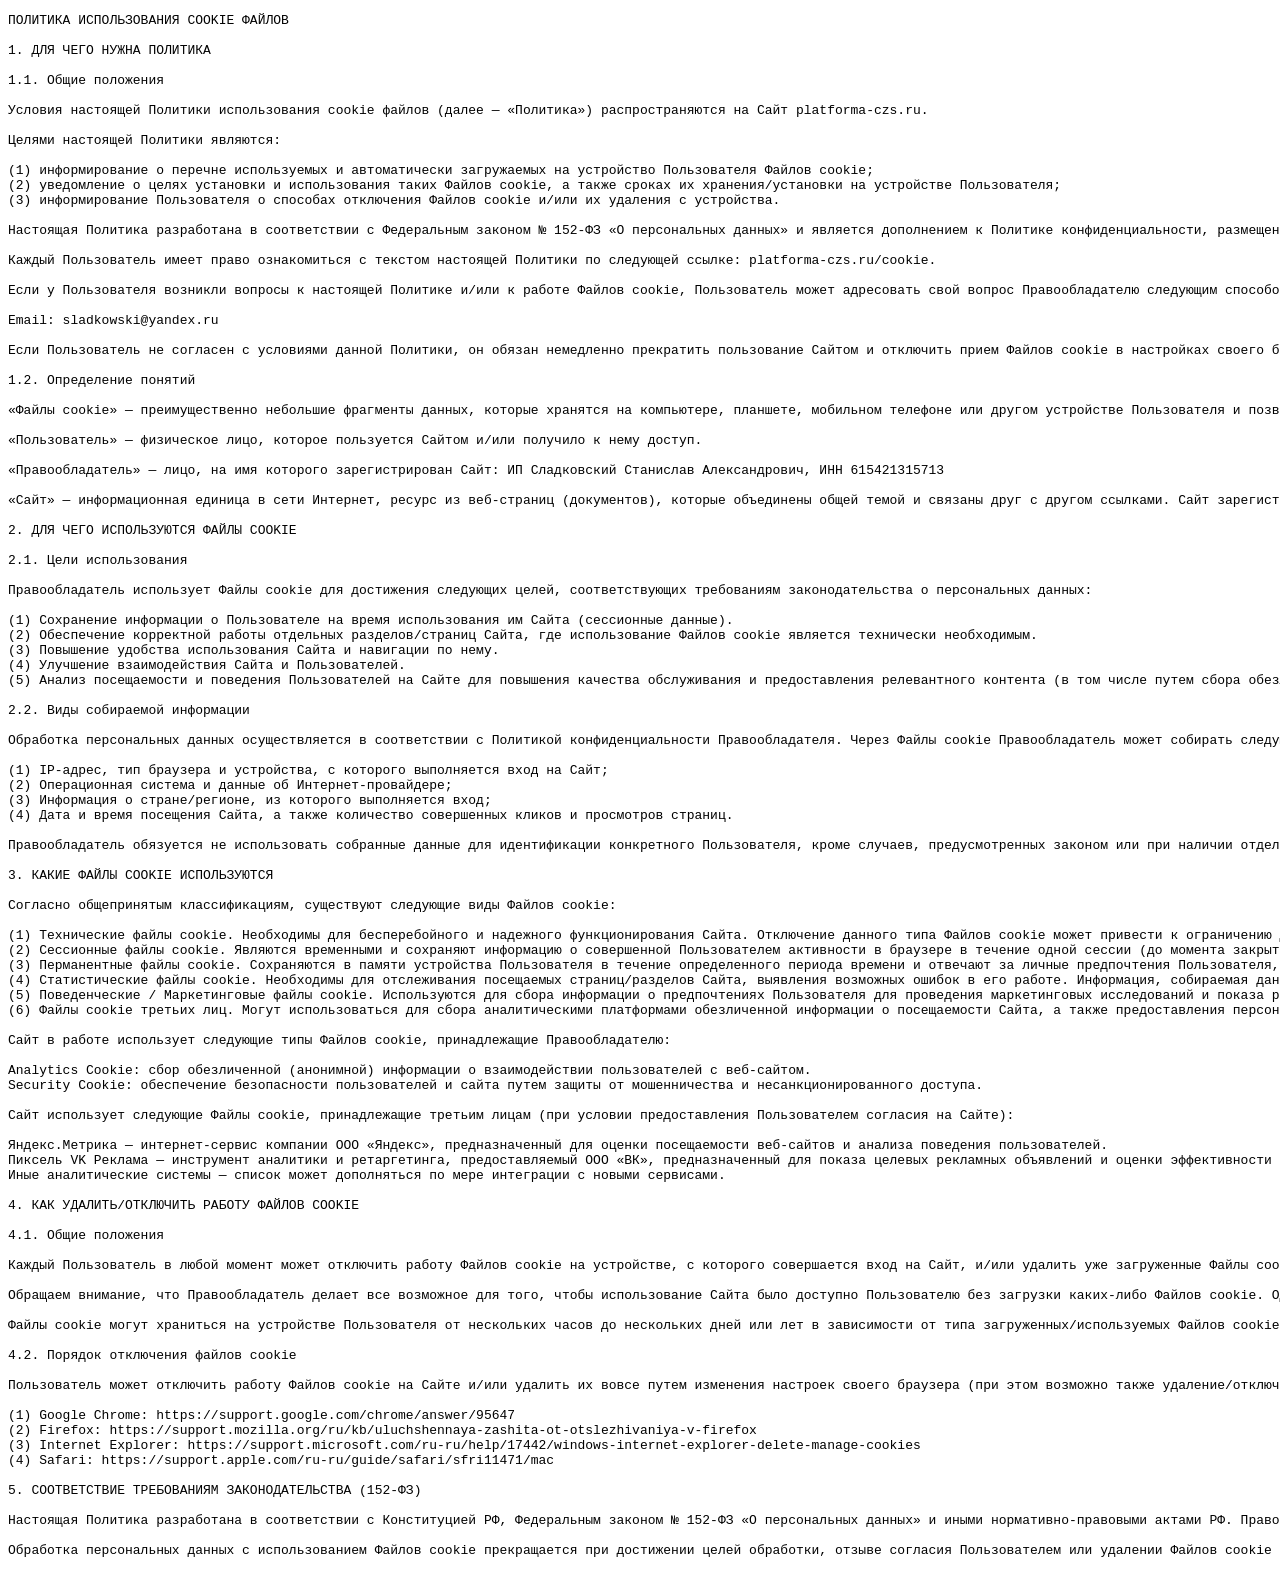
<file: cookie.html>
<!DOCTYPE html>
<html lang="ru">
<head>
  <meta charset="UTF-8">
  <meta name="viewport" content="width=device-width, initial-scale=1.0">
  <title>Политика использования cookie файлов</title>
</head>
<body>
<pre>
ПОЛИТИКА ИСПОЛЬЗОВАНИЯ COOKIE ФАЙЛОВ

1. ДЛЯ ЧЕГО НУЖНА ПОЛИТИКА

1.1. Общие положения

Условия настоящей Политики использования cookie файлов (далее — «Политика») распространяются на Сайт platforma-czs.ru.

Целями настоящей Политики являются:

(1) информирование о перечне используемых и автоматически загружаемых на устройство Пользователя Файлов cookie;
(2) уведомление о целях установки и использования таких Файлов cookie, а также сроках их хранения/установки на устройстве Пользователя;
(3) информирование Пользователя о способах отключения Файлов cookie и/или их удаления с устройства.

Настоящая Политика разработана в соответствии с Федеральным законом № 152-ФЗ «О персональных данных» и является дополнением к Политике конфиденциальности, размещенной по адресу: platforma-czs.ru/conf.

Каждый Пользователь имеет право ознакомиться с текстом настоящей Политики по следующей ссылке: platforma-czs.ru/cookie.

Если у Пользователя возникли вопросы к настоящей Политике и/или к работе Файлов cookie, Пользователь может адресовать свой вопрос Правообладателю следующим способом:

Email: sladkowski@yandex.ru

Если Пользователь не согласен с условиями данной Политики, он обязан немедленно прекратить пользование Сайтом и отключить прием Файлов cookie в настройках своего браузера.

1.2. Определение понятий

«Файлы cookie» — преимущественно небольшие фрагменты данных, которые хранятся на компьютере, планшете, мобильном телефоне или другом устройстве Пользователя и позволяют записывать определенную информацию при любом посещении Сайта, взаимодействии со службами, приложениями, инструментами с целью идентификации Пользователя независимо от используемого им устройства.

«Пользователь» — физическое лицо, которое пользуется Сайтом и/или получило к нему доступ.

«Правообладатель» — лицо, на имя которого зарегистрирован Сайт: ИП Сладковский Станислав Александрович, ИНН 615421315713

«Сайт» — информационная единица в сети Интернет, ресурс из веб-страниц (документов), которые объединены общей темой и связаны друг с другом ссылками. Сайт зарегистрирован на Правообладателя и привязан к домену: platforma-czs.ru

2. ДЛЯ ЧЕГО ИСПОЛЬЗУЮТСЯ ФАЙЛЫ COOKIE

2.1. Цели использования

Правообладатель использует Файлы cookie для достижения следующих целей, соответствующих требованиям законодательства о персональных данных:

(1) Сохранение информации о Пользователе на время использования им Сайта (сессионные данные).
(2) Обеспечение корректной работы отдельных разделов/страниц Сайта, где использование Файлов cookie является технически необходимым.
(3) Повышение удобства использования Сайта и навигации по нему.
(4) Улучшение взаимодействия Сайта и Пользователей.
(5) Анализ посещаемости и поведения Пользователей на Сайте для повышения качества обслуживания и предоставления релевантного контента (в том числе путем сбора обезличенных статистических данных).

2.2. Виды собираемой информации

Обработка персональных данных осуществляется в соответствии с Политикой конфиденциальности Правообладателя. Через Файлы cookie Правообладатель может собирать следующие данные, которые не позволяют прямо идентифицировать личность Пользователя без дополнительной информации, но могут относиться к персональным данным согласно 152-ФЗ:

(1) IP-адрес, тип браузера и устройства, с которого выполняется вход на Сайт;
(2) Операционная система и данные об Интернет-провайдере;
(3) Информация о стране/регионе, из которого выполняется вход;
(4) Дата и время посещения Сайта, а также количество совершенных кликов и просмотров страниц.

Правообладатель обязуется не использовать собранные данные для идентификации конкретного Пользователя, кроме случаев, предусмотренных законом или при наличии отдельного согласия Пользователя.

3. КАКИЕ ФАЙЛЫ COOKIE ИСПОЛЬЗУЮТСЯ

Согласно общепринятым классификациям, существуют следующие виды Файлов cookie:

(1) Технические файлы cookie. Необходимы для бесперебойного и надежного функционирования Сайта. Отключение данного типа Файлов cookie может привести к ограничению доступа Пользователя к определенным функциональным возможностям Сайта.
(2) Сессионные файлы cookie. Являются временными и сохраняют информацию о совершенной Пользователем активности в браузере в течение одной сессии (до момента закрытия браузера).
(3) Перманентные файлы cookie. Сохраняются в памяти устройства Пользователя в течение определенного периода времени и отвечают за личные предпочтения Пользователя, установленные в браузере (например, языковые настройки или шрифт Сайта).
(4) Статистические файлы cookie. Необходимы для отслеживания посещаемых страниц/разделов Сайта, выявления возможных ошибок в его работе. Информация, собираемая данным видом Файлов cookie, является анонимной (обезличенной) и необходима для эффективного поддержания и обновления Сайта.
(5) Поведенческие / Маркетинговые файлы cookie. Используются для сбора информации о предпочтениях Пользователя для проведения маркетинговых исследований и показа рекламных объявлений. Использование таких файлов осуществляется исключительно при наличии согласия Пользователя, полученного через баннер сбора согласий на Сайте.
(6) Файлы cookie третьих лиц. Могут использоваться для сбора аналитическими платформами обезличенной информации о посещаемости Сайта, а также предоставления персонализированного рекламного и маркетингового контента.

Сайт в работе использует следующие типы Файлов cookie, принадлежащие Правообладателю:

Analytics Cookie: сбор обезличенной (анонимной) информации о взаимодействии пользователей с веб-сайтом.
Security Cookie: обеспечение безопасности пользователей и сайта путем защиты от мошенничества и несанкционированного доступа.

Сайт использует следующие Файлы cookie, принадлежащие третьим лицам (при условии предоставления Пользователем согласия на Сайте):

Яндекс.Метрика — интернет-сервис компании ООО «Яндекс», предназначенный для оценки посещаемости веб-сайтов и анализа поведения пользователей.
Пиксель VK Реклама — инструмент аналитики и ретаргетинга, предоставляемый ООО «ВК», предназначенный для показа целевых рекламных объявлений и оценки эффективности рекламных кампаний.
Иные аналитические системы — список может дополняться по мере интеграции с новыми сервисами.

4. КАК УДАЛИТЬ/ОТКЛЮЧИТЬ РАБОТУ ФАЙЛОВ COOKIE

4.1. Общие положения

Каждый Пользователь в любой момент может отключить работу Файлов cookie на устройстве, с которого совершается вход на Сайт, и/или удалить уже загруженные Файлы cookie. Если Пользователь не желает отключать работу Файлов cookie и/или удалять ранее загруженные Файлы, никаких дополнительных действий не требуется.

Обращаем внимание, что Правообладатель делает все возможное для того, чтобы использование Сайта было доступно Пользователю без загрузки каких-либо Файлов cookie. Однако Правообладатель не гарантирует, что такие Файлы cookie не будут загружаться вовсе ввиду технических и функциональных особенностей Сайта.

Файлы cookie могут храниться на устройстве Пользователя от нескольких часов до нескольких дней или лет в зависимости от типа загруженных/используемых Файлов cookie. Сроки обработки персональных данных, содержащихся в Файлах cookie, определяются Политикой конфиденциальности Правообладателя.

4.2. Порядок отключения файлов cookie

Пользователь может отключить работу Файлов cookie на Сайте и/или удалить их вовсе путем изменения настроек своего браузера (при этом возможно также удаление/отключение файлов cookie, установленных другими веб-сайтами):

(1) Google Chrome: https://support.google.com/chrome/answer/95647
(2) Firefox: https://support.mozilla.org/ru/kb/uluchshennaya-zashita-ot-otslezhivaniya-v-firefox
(3) Internet Explorer: https://support.microsoft.com/ru-ru/help/17442/windows-internet-explorer-delete-manage-cookies
(4) Safari: https://support.apple.com/ru-ru/guide/safari/sfri11471/mac

5. СООТВЕТСТВИЕ ТРЕБОВАНИЯМ ЗАКОНОДАТЕЛЬСТВА (152-ФЗ)

Настоящая Политика разработана в соответствии с Конституцией РФ, Федеральным законом № 152-ФЗ «О персональных данных» и иными нормативно-правовыми актами РФ. Правообладатель принимает необходимые правовые, организационные и технические меры для защиты персональных данных Пользователей, передаваемых через Файлы cookie, от неправомерного или случайного доступа к ним, уничтожения, изменения, блокирования, копирования, распространения, а также от иных неправомерных действий.

Обработка персональных данных с использованием Файлов cookie прекращается при достижении целей обработки, отзыве согласия Пользователем или удалении Файлов cookie с устройства Пользователя.
</pre>
</body>
</html>
</file>
<file: source/style.min.css>
:root{--bg-deep: #09090c;--bg-primary: #0f1014;--bg-section: #111318;--bg-card: #16171d;--bg-card-alt: #1c1d25;--accent: #e8500a;--accent-str: #f97316;--accent-dim: rgba(249, 115, 22, .12);--accent-glow: rgba(249, 115, 22, .2);--text-main: #ffffff;--text-muted: #ffffff;--text-dim: #ffffff;--border: rgba(255, 255, 255, .08);--border-med: rgba(255, 255, 255, .13);--shadow: 0 24px 70px rgba(0, 0, 0, .4);--radius: 8px;--space-xs: 8px;--space-sm: 16px;--space-md: 24px;--space-lg: 48px;--space-xl: 96px;--container: 1200px;--font-display: "PT Sans", -apple-system, BlinkMacSystemFont, "Segoe UI", Arial, sans-serif;--font-mono: "PT Sans", -apple-system, BlinkMacSystemFont, "Segoe UI", Arial, sans-serif;--font-body: "PT Sans", -apple-system, BlinkMacSystemFont, "Segoe UI", Arial, sans-serif}*{box-sizing:border-box}html{scroll-behavior:smooth;-webkit-text-size-adjust:100%}body{margin:0;background:var(--bg-primary);color:var(--text-main);font-family:var(--font-body);line-height:1.5;overflow-x:hidden}body.nav-open{overflow:hidden}img{display:block;max-width:100%}a{color:inherit}button,input{font:inherit}button{cursor:pointer}:focus-visible{outline:3px solid rgba(249,115,22,.55);outline-offset:3px}@media(prefers-reduced-motion:reduce){html{scroll-behavior:auto}*,*:before,*:after{transition-duration:.01ms!important;animation-duration:.01ms!important;animation-iteration-count:1!important}}h1,h2,h3{font-family:var(--font-display);font-weight:800;overflow-wrap:anywhere}.container{width:min(100% - 32px,var(--container));margin-inline:auto}.site-header{position:sticky;top:0;z-index:50;display:grid;grid-template-columns:auto 1fr auto;gap:var(--space-md);align-items:center;min-height:72px;padding:12px clamp(16px,3vw,40px);border-bottom:1px solid var(--border);background:#09090ce6;color:#fff;-webkit-backdrop-filter:blur(22px);backdrop-filter:blur(22px)}.brand{display:inline-flex;align-items:center;gap:12px;text-decoration:none}.brand__logo{width:70px;height:70px;max-height:70px;object-fit:contain}.brand__text{display:grid;gap:1px}.brand__text strong{font-size:14px;font-weight:700;letter-spacing:.02em}.brand__text small{color:#fff;font-family:var(--font-mono);font-size:11px;letter-spacing:.06em}.brand__text .brand__date{color:#fff;font-size:14px;font-weight:700;letter-spacing:.04em}.site-nav{display:flex;justify-content:center;gap:clamp(14px,2vw,28px);color:#fff;font-size:14px;letter-spacing:.01em}.site-nav a,.header-cta{text-decoration:none;transition:color .18s ease,background .18s ease,border-color .18s ease}.site-nav a:hover{color:#fff}.header-cta{min-width:136px;padding:10px 20px;border:1px solid var(--accent-str);border-radius:var(--radius);background:var(--accent-str);color:#fff;text-align:center;font-size:16px;font-weight:700;box-shadow:0 8px 28px #f9731647}.header-cta:hover{background:#ff8c38;border-color:#ff8c38}.nav-toggle{display:none;width:44px;height:44px;border:1px solid var(--border);border-radius:var(--radius);background:#ffffff0d}.nav-toggle span{display:block;width:20px;height:2px;margin:5px auto;background:#fff;transition:transform .2s ease,opacity .2s ease}.hero{position:relative;min-height:calc(100vh - 72px);min-height:calc(100svh - 72px);display:grid;align-items:end;overflow:hidden;background:var(--bg-deep);color:#fff}.hero__media,.hero__overlay{position:absolute;inset:0}.hero__media{z-index:0;pointer-events:none;user-select:none;background:linear-gradient(90deg,#09090c4d,#09090c2e),url(../assets1/hero-poster.webp) center / cover no-repeat}.hero__video{width:100%;height:100%;object-fit:cover;transform:scale(1.1);transform-origin:center center;display:block;pointer-events:none;user-select:none}.hero__media.video-fallback .hero__video{opacity:0}.hero__overlay{z-index:1;opacity:.7;background:#000}.hero__content{position:relative;z-index:2;width:min(100% - 32px,var(--container));max-width:var(--container);margin-inline:auto;padding:116px 0 22px}.eyebrow{margin:0 0 14px;color:var(--accent-str);font-family:var(--font-mono);font-size:24px;font-weight:500;letter-spacing:0;line-height:1.12;text-transform:none}.hero .eyebrow{max-width:none;margin-bottom:18px;font-family:var(--font-display);font-size:36px;font-weight:500;line-height:1.08}.hero h1{max-width:none;margin:0;font-size:52px;font-weight:700;line-height:1.05;letter-spacing:0}.hero__lead{max-width:980px;margin:28px 0 0;color:#fff;font-size:36px;line-height:1.28}.hero__meta{display:flex;flex-wrap:wrap;gap:10px;margin:30px 0 0}.hero__meta span,.hero__meta a{display:inline-flex;align-items:center;min-height:38px;padding:7px 14px;border:1px solid var(--border-med);border-radius:999px;background:#ffffff0d;color:#fff;font-family:var(--font-mono);font-size:14px;text-decoration:none}.hero__meta a:hover{background:var(--accent-dim);border-color:#f973164d}.hero__actions{display:flex;flex-wrap:wrap;align-items:center;gap:18px;margin-top:28px}.btn{display:inline-flex;align-items:center;justify-content:center;min-height:52px;padding:14px 28px;border:0;border-radius:var(--radius);text-decoration:none;font-size:16px;font-weight:700;transition:transform .18s ease,box-shadow .18s ease,background .18s ease}.btn:hover{transform:translateY(-2px)}.btn--primary{background:var(--accent-str);color:#fff;box-shadow:0 16px 40px #f9731647}.btn--primary:hover{background:#ff8c38;box-shadow:0 20px 48px #f9731661}.btn--secondary{border:1px solid var(--border-med);background:#ffffff0d;color:var(--text-main)}.btn--secondary:hover{background:#ffffff17}.hero__stats{position:relative;z-index:2;display:grid;grid-template-columns:repeat(3,1fr);gap:1px;padding-bottom:22px}.hero__stats article{min-height:120px;padding:22px 24px;border:1px solid var(--border);background:#09090cc2;-webkit-backdrop-filter:blur(14px);backdrop-filter:blur(14px)}.hero__stats strong{display:block;margin-bottom:8px;color:var(--accent-str);font-family:var(--font-display);font-size:36px;font-weight:800;line-height:1}.hero__stats span{color:#fff;font-size:16px}.section{padding:var(--space-xl) 0;background:var(--bg-primary);color:var(--text-main)}.section--light{background:var(--bg-section)}.section--dark{background:var(--bg-deep)}.section__head{max-width:780px;margin-bottom:38px}.section__head--wide{max-width:920px}.section h2{margin:0;color:#fff;font-size:clamp(26px,3.6vw,50px);font-weight:700;line-height:1.06;letter-spacing:-.02em}#why-title,#history-title,#gallery-title,#speaker-contact-title{font-size:42px}.section--dark .eyebrow,.section--dark h2{font-weight:800}.section__head p:not(.eyebrow),.lead-copy,.expo p,.registration__copy p,.speaker-contact p{color:var(--text-muted);font-size:16px;line-height:1.65}.split{display:grid;grid-template-columns:minmax(0,1fr) minmax(320px,.72fr);gap:var(--space-lg);align-items:start}.lead-copy p:first-child{margin-top:0}.benefits-grid{display:grid;grid-template-columns:repeat(4,1fr);gap:14px}.benefit-card{position:relative;min-height:280px;padding:24px;border:1px solid var(--border);border-radius:var(--radius);background:var(--bg-card);overflow:hidden;transition:border-color .2s ease}.benefit-card:hover{border-color:var(--border-med)}.benefit-card:before{content:"";position:absolute;top:0;left:0;right:0;height:2px;background:var(--accent-str)}.benefit-card__icon{display:inline-grid;place-items:center;width:54px;height:54px;margin-bottom:36px;border-radius:6px;background:var(--accent-dim);color:var(--accent-str);font-family:var(--font-mono);font-weight:700;font-size:28px;border:1px solid rgba(249,115,22,.18)}.benefit-card h3{margin:0 0 12px;color:#fff;font-size:18px;font-weight:700;letter-spacing:-.01em}.benefit-card p{margin:0;color:var(--text-muted);font-size:16px}.audience-list{max-width:1040px;margin:0;color:#fff;font-size:22px;font-weight:500;line-height:1.55}.program-tabs{display:grid;grid-template-columns:repeat(3,1fr);gap:8px;margin-bottom:20px}.program-tab{min-height:52px;border:1px solid var(--border);border-radius:var(--radius);background:var(--bg-card);color:var(--text-muted);font-size:18px;font-weight:700;transition:border-color .18s ease,background .18s ease,color .18s ease}.program-tab:hover{border-color:var(--border-med);color:var(--text-main)}.program-tab.is-active{border-color:var(--accent-str);background:var(--accent-str);color:#fff}.program-panel{scroll-margin-top:96px;border:1px solid var(--border);border-radius:var(--radius);background:var(--bg-card)}.program-panel+.program-panel{margin-top:16px}.program-section #program-title,.organizers #organizers-title{font-size:42px}.program-note{color:var(--text-dim);font-family:var(--font-mono);font-size:12px;letter-spacing:.04em}.session{display:grid;grid-template-columns:220px 1fr}.session__time{padding:32px 24px;border-right:1px solid var(--border);background:var(--bg-card-alt);border-radius:var(--radius) 0 0 var(--radius)}.session__time span{display:block;color:#fff;font-size:20px;font-weight:700;line-height:1.2;letter-spacing:-.01em}.session__time small{display:block;margin-top:8px;color:var(--text-dim);font-family:var(--font-mono);font-size:14px;letter-spacing:.06em}.session__body{min-width:0;padding:32px}.session__format{margin:0 0 10px;color:var(--accent-str);font-family:var(--font-mono);font-size:24px;font-weight:500;line-height:1.15;letter-spacing:0;text-transform:uppercase}.session h3{margin:0;max-width:860px;color:#fff;font-size:28px;font-weight:700;line-height:1.1;letter-spacing:-.01em}.session h3+p{margin-top:10px}.session__body>p:not(.session__format){max-width:880px;color:var(--text-muted);font-size:16px}.accordion-trigger{width:100%;min-height:64px;margin:20px 0 0;padding:0 18px 0 24px;border:1px solid rgba(249,115,22,.24);border-radius:var(--radius);background:linear-gradient(90deg,#f973161f,#ffffff09),var(--bg-card-alt);color:var(--text-main);display:flex;align-items:center;justify-content:space-between;gap:16px;text-align:left;font-size:18px;font-weight:700;transition:border-color .18s ease,background .18s ease,box-shadow .18s ease,transform .18s ease}.accordion-trigger:hover{border-color:var(--accent-str);background:linear-gradient(90deg,#f9731633,#ffffff0f),var(--bg-card-alt);box-shadow:0 14px 36px #f9731629;transform:translateY(-1px)}.accordion-trigger:after{content:"";display:block;flex:0 0 40px;width:40px;height:40px;border:1px solid rgba(249,115,22,.34);border-radius:50%;background:linear-gradient(currentColor 0 0) center / 16px 2px no-repeat,linear-gradient(currentColor 0 0) center / 2px 16px no-repeat,#f973161f;color:var(--accent-str);transition:background .18s ease,color .18s ease,transform .18s ease}.accordion-trigger:hover:after{background:linear-gradient(currentColor 0 0) center / 16px 2px no-repeat,linear-gradient(currentColor 0 0) center / 2px 16px no-repeat,var(--accent-str);color:#fff;transform:scale(1.08)}.accordion-trigger[aria-expanded=true]:after{background:linear-gradient(currentColor 0 0) center / 16px 2px no-repeat,#f973161f}.accordion-trigger[aria-expanded=true]:hover:after{background:linear-gradient(currentColor 0 0) center / 16px 2px no-repeat,var(--accent-str)}.accordion-content{display:grid;grid-template-rows:0fr;transition:grid-template-rows .24s ease}.accordion-content.is-open{grid-template-rows:1fr}.accordion-content ul{min-height:0;margin:0;padding:0 0 0 22px;overflow:hidden}.accordion-content li{margin-top:12px;color:var(--text-muted);font-size:16px}.invited-speakers{margin-top:26px;padding:22px 24px;border:1px solid rgba(249,115,22,.24);border-radius:var(--radius);background:linear-gradient(135deg,#f9731624,#ffffff09),var(--bg-card-alt)}.invited-speakers strong{display:block;margin-bottom:8px;color:#fff;font-size:18px;font-weight:700;line-height:1.2}.invited-speakers p{max-width:880px;margin:0;color:#fff;font-size:16px;font-weight:500;line-height:1.4}.expo{background:var(--bg-deep);color:var(--text-main)}.expo__grid{display:grid;grid-template-columns:220px minmax(0,1fr) minmax(280px,.85fr);gap:28px;align-items:center}.expo__brand-wrap{display:grid;gap:14px;align-self:stretch}.expo__brand{display:grid;place-items:center;min-height:180px;padding:22px;border:1px solid var(--border);border-radius:var(--radius);background:var(--bg-card)}.expo__brand img{width:200px;max-height:130px;object-fit:contain}.expo h2{margin:0;color:var(--accent-str);font-size:24px;font-weight:500;text-align:left}.expo p{color:var(--text-muted);font-size:16px}.expo p strong{color:var(--text-main);font-weight:700}.route-list{display:grid;grid-template-columns:repeat(2,1fr);gap:8px}.route-list span{display:flex;align-items:center;min-height:54px;padding:12px;border:1px solid var(--border);border-radius:var(--radius);background:var(--bg-card);color:var(--text-main);font-size:16px;font-weight:700}.history{background:var(--bg-primary)}.history-grid{display:grid;grid-template-columns:repeat(5,1fr);gap:12px}.history-card{position:relative;display:grid;place-items:center;min-height:188px;aspect-ratio:1;overflow:hidden;padding:18px;border:1px solid var(--border);border-radius:var(--radius);background:var(--bg-card);color:#fff;text-decoration:none;transition:border-color .22s ease}.history-card:hover{border-color:#f9731647}.history-card:before{content:"";position:absolute;inset:0;background:linear-gradient(180deg,#08080b2e,#08080bb8),var(--history-bg);background-position:center;background-size:cover;opacity:.86;transition:transform .28s ease,opacity .28s ease}.history-card:after{content:"";position:absolute;inset:0;background:linear-gradient(135deg,#f9731629,#08080b33)}.history-card--2021{--history-bg: url(../assets1/age/2021-.webp)}.history-card--2022{--history-bg: url(../assets1/age/2022-.webp)}.history-card--2023{--history-bg: url(../assets1/age/2023-.webp)}.history-card--2024{--history-bg: url(../assets1/age/2024-.webp)}.history-card--2025{--history-bg: url(../assets1/age/2025-.webp)}.history-card span,.history-card p{position:relative;z-index:2;margin:0;transition:transform .22s ease}.history-card span{font-family:var(--font-display);font-size:clamp(30px,4vw,48px);font-weight:700;line-height:1;letter-spacing:-.02em;text-shadow:0 12px 30px rgba(0,0,0,.46)}.history-card p{display:none}.history-card:hover:before{transform:scale(1.18);opacity:1}.history-card:hover span{transform:scale(1.1)}.atmosphere{background:var(--bg-deep)}.atmosphere .eyebrow{font-weight:500}.atmosphere h2{font-weight:700}.gallery-collage{display:grid;grid-template-columns:repeat(4,minmax(0,1fr));gap:16px}.gallery-collage__item{min-width:0;min-height:0;margin:0;overflow:hidden;border:1px solid var(--border);border-radius:var(--radius);background:var(--bg-card);aspect-ratio:16 / 9}.gallery-collage__item img{width:100%;height:100%;object-fit:cover;transition:transform .32s ease,filter .32s ease}.gallery-collage__item:hover img{filter:saturate(1.08);transform:scale(1.035)}.registration{background:var(--bg-deep);color:var(--text-main);position:relative}.registration__grid{position:relative;display:grid;grid-template-columns:minmax(0,.78fr) minmax(360px,.7fr);gap:var(--space-lg);align-items:start}.registration__copy h2{margin:0;color:var(--accent-str);font-size:46px;font-weight:700;line-height:.95;letter-spacing:0}.registration__copy p{color:var(--text-muted);font-size:18px}.registration__note{display:grid;gap:6px;margin-top:28px;padding:20px;border:1px solid var(--border);border-radius:var(--radius);background:var(--bg-card)}.registration__note strong{color:#fff;font-size:20px;font-weight:700}.registration__note span{color:var(--text-muted);font-size:18px}.form{position:relative;display:grid;gap:14px;padding:24px;border:1px solid var(--border);border-radius:var(--radius);background:var(--bg-card);box-shadow:var(--shadow)}.form.is-success{min-height:420px;overflow:hidden}.form__trap{position:absolute;width:1px;height:1px;overflow:hidden;clip:rect(0 0 0 0);clip-path:inset(50%);white-space:nowrap;pointer-events:none}.form__trap input{position:absolute;left:-100vw}.form__step{display:none;gap:14px}.form__step.is-active{display:grid}.form__row{display:grid;gap:7px}.form label{position:absolute;width:1px;height:1px;overflow:hidden;clip:rect(0 0 0 0);clip-path:inset(50%);white-space:nowrap}.form .checkbox{position:static;width:auto;height:auto;overflow:visible;clip:auto;clip-path:none;white-space:normal;color:#fff;font-size:12px;font-weight:700;letter-spacing:.04em}.form input[type=text],.form input[type=email],.form input[type=tel]{width:100%;min-height:48px;padding:10px 14px;border:1px solid var(--border-med);border-radius:var(--radius);background:var(--bg-primary);color:var(--text-main);transition:border-color .18s ease}.form input::placeholder{color:#fff;opacity:1}.form input[type=text]:focus,.form input[type=email]:focus,.form input[type=tel]:focus{border-color:#f9731673;outline:none}.form input.is-invalid{border-color:#dc2626}.form__error{min-height:18px;color:#f87171;font-size:12px;font-family:var(--font-mono)}.form__error--submit{min-height:0;margin:0}.form__error--submit:empty{display:none}.checkbox{display:grid;grid-template-columns:22px 1fr;gap:12px;align-items:start;color:var(--text-muted);font-size:11px;line-height:1.45}.checkbox input{width:18px;height:18px;margin-top:1px;accent-color:var(--accent-str)}.checkbox a{color:var(--accent-str)}.form__next,.form__submit{width:100%}.form__actions{display:grid;grid-template-columns:1fr 1.2fr;gap:12px}.form__back{border:1px solid #656870;background:transparent;color:#fff;box-shadow:none}.form__back:hover{background:#6568701a;box-shadow:none}.form__success{margin:0;display:grid;align-content:center;justify-items:center;gap:12px;padding:28px 22px;border-radius:var(--radius);background:#fff;border:1px solid #ffffff;color:#000;text-align:center;font-weight:700;font-size:18px}.form.is-success .form__success{position:absolute;inset:0;min-height:100%;border-radius:inherit}.form__success[hidden]{display:none}.form__success span{display:grid;place-items:center;width:48px;height:48px;border-radius:50%;background:#16a34a;color:#fff;font-size:30px;line-height:1}.form__success p{margin:0}.speaker-contact__inner{display:grid;grid-template-columns:minmax(0,1fr) 340px;gap:var(--space-lg);align-items:center}.speaker-contact__inner h2{color:#fff}.speaker-contact .eyebrow{color:var(--accent-str);font-family:var(--font-mono);font-size:24px;font-weight:500;line-height:1.12;letter-spacing:0}.speaker-contact p{font-size:18px}.organizers-list{display:grid;gap:16px}.organizer-card{display:grid;grid-template-columns:240px minmax(0,1fr);gap:28px;align-items:center;padding:28px;border:1px solid var(--border);border-radius:var(--radius);background:var(--bg-card);transition:border-color .18s ease}.organizer-card:hover{border-color:var(--border-med)}.organizer-card__logo{display:grid;place-items:center;min-height:140px;padding:18px;border:1px solid rgba(255,255,255,.92);border-radius:var(--radius);background:#fff}.organizer-card__logo img{max-width:190px;max-height:92px;object-fit:contain;filter:none;opacity:1}.organizer-card h3{margin:0 0 10px;color:#fff;font-size:24px;font-weight:700;letter-spacing:-.01em}.organizer-card p{margin:0;color:var(--text-muted);font-size:16px}.contact-card{display:grid;gap:12px;padding:24px;border:1px solid var(--border);border-radius:var(--radius);background:var(--bg-card)}.contact-card strong{color:#fff;font-size:16px;font-weight:400}.contact-card strong span{display:block;margin-top:4px;color:var(--accent-str);font-weight:700}.contact-card a{color:var(--accent-str);text-decoration:none;font-weight:400}.contact-card .btn{font-weight:700}.footer{padding:15px 0;background:var(--bg-deep);border-top:1px solid var(--border);color:var(--text-muted)}.footer__grid{display:grid;grid-template-columns:auto minmax(220px,1fr) auto;gap:24px;align-items:center}.footer strong{color:#fff}.footer p{margin:8px 0 0}.footer__top{display:inline-flex;align-items:center;justify-content:center;min-height:44px;padding:10px 20px;border:1px solid var(--accent-str);border-radius:var(--radius);background:var(--accent-str);color:#fff;text-decoration:none;font-size:16px;font-weight:700;box-shadow:0 12px 34px #f973164d;transition:border-color .18s ease,background .18s ease,box-shadow .18s ease,transform .18s ease}.footer__top:hover{border-color:#ff8c38;background:#ff8c38;color:#fff;box-shadow:0 16px 42px #f973166b;transform:translateY(-1px)}.footer nav{display:grid;gap:8px}.footer a{color:var(--text-muted);font-size:14px;font-weight:500;text-decoration:none}.footer a.footer__top{color:#fff;font-weight:700}.footer a.footer__top:hover{color:#fff}.footer a:hover{color:var(--text-main)}.footer__logos{display:flex;align-items:center;justify-content:flex-end;gap:20px}.footer__apm{width:240px;max-height:90px;object-fit:contain}.footer__imperia{width:240px;max-height:90px;object-fit:contain;filter:brightness(0) invert(1);opacity:.95}.mobile-cta{display:none}.cookie-banner{position:fixed;right:20px;bottom:20px;z-index:110;display:grid;grid-template-columns:minmax(0,1fr) auto;gap:16px;align-items:center;width:min(720px,calc(100% - 40px));padding:18px;border:1px solid var(--border-med);border-radius:var(--radius);background:#09090cf7;color:#fff;box-shadow:0 24px 70px #00000080;-webkit-backdrop-filter:blur(20px);backdrop-filter:blur(20px)}.cookie-banner[hidden]{display:none}.cookie-banner p{margin:0;font-size:14px}.cookie-banner a{color:var(--text-main);text-decoration:underline;text-underline-offset:3px}.cookie-banner strong{font-weight:400}.cookie-banner__button{min-height:42px;padding:10px 18px;border:0;border-radius:var(--radius);background:var(--accent-str);color:#fff;font-size:16px;font-weight:700}@media(max-width:1100px){.benefits-grid{grid-template-columns:repeat(2,1fr)}.history-grid{grid-template-columns:repeat(3,1fr)}}@media(max-width:1024px){.section{padding:72px 0}.site-header{grid-template-columns:auto auto}.brand__logo{width:70px;height:70px}.nav-toggle{display:block;justify-self:end}.site-nav{position:fixed;inset:72px 0 auto;display:grid;gap:0;padding:8px 16px 18px;background:#09090cfc;-webkit-backdrop-filter:blur(20px);backdrop-filter:blur(20px);transform:translateY(-120%);transition:transform .24s ease}.site-nav.is-open{transform:translateY(0)}.site-nav a{padding:15px 0;border-bottom:1px solid var(--border)}.header-cta{display:none}.nav-toggle.is-open span:nth-child(1){transform:translateY(7px) rotate(45deg)}.nav-toggle.is-open span:nth-child(2){opacity:0}.nav-toggle.is-open span:nth-child(3){transform:translateY(-7px) rotate(-45deg)}.hero{min-height:auto}.hero__content{padding-top:96px;padding-bottom:22px}.hero .eyebrow{font-size:30px}.hero h1{font-size:48px}.hero__lead{max-width:820px;margin-top:22px;font-size:28px}.hero__actions{margin-top:28px}.hero__stats article{min-height:auto;padding:18px 20px}}@media(max-height:720px)and (min-width:621px){.hero{min-height:auto}.hero__content{padding-top:72px;padding-bottom:18px}.hero .eyebrow{font-size:28px}.hero h1{font-size:44px}.hero__lead{margin-top:18px;font-size:24px}.hero__meta{margin-top:22px}.hero__actions{margin-top:24px}.hero__stats{padding-bottom:16px}.hero__stats article{min-height:auto;padding:16px 18px}}@media(max-width:860px){.site-header{grid-template-columns:auto auto}.brand__logo{width:70px;height:70px}.nav-toggle{display:block;justify-self:end}.site-nav{position:fixed;inset:72px 0 auto;display:grid;gap:0;padding:8px 16px 18px;background:#09090cfc;-webkit-backdrop-filter:blur(20px);backdrop-filter:blur(20px);transform:translateY(-120%);transition:transform .24s ease}.site-nav.is-open{transform:translateY(0)}.site-nav a{padding:15px 0;border-bottom:1px solid var(--border)}.header-cta{display:none}.nav-toggle.is-open span:nth-child(1){transform:translateY(7px) rotate(45deg)}.nav-toggle.is-open span:nth-child(2){opacity:0}.nav-toggle.is-open span:nth-child(3){transform:translateY(-7px) rotate(-45deg)}.hero__content{padding-top:86px}.hero .eyebrow{font-size:30px}.hero h1{font-size:42px}.hero__lead{font-size:24px}.hero__stats,.split,.expo__grid,.registration__grid,.speaker-contact__inner,.footer__grid{grid-template-columns:1fr}.organizer-card{grid-template-columns:180px minmax(0,1fr)}.program-tabs{grid-template-columns:repeat(2,1fr)}.session{grid-template-columns:1fr}.session__time{border-right:0;border-bottom:1px solid var(--border);border-radius:var(--radius) var(--radius) 0 0}.registration__grid{grid-template-columns:minmax(0,1fr)}.gallery-collage{grid-template-columns:repeat(2,minmax(0,1fr))}.history-grid{grid-template-columns:repeat(2,1fr)}.footer__logos{justify-content:flex-start}}@media(max-width:620px){.container{width:min(100% - 24px,var(--container))}.section{padding:58px 0}.hero{min-height:auto}.hero__content{width:min(100% - 24px,var(--container));padding-bottom:18px}.eyebrow{font-size:20px}.hero .eyebrow{font-size:24px}.hero h1{max-width:100%;font-size:28px;line-height:1.08;word-break:break-word}.hero__lead{font-size:19px;word-break:break-word}.hero__meta{flex-direction:column;align-items:flex-start}.hero__meta span,.hero__meta a{max-width:100%}.hero__stats,.benefits-grid,.program-tabs,.route-list{grid-template-columns:1fr}.benefit-card{min-height:auto}.benefit-card__icon{margin-bottom:18px}.audience-list{font-size:18px}.history-grid{grid-template-columns:repeat(2,minmax(0,1fr));gap:10px}.history-card{min-height:auto;padding:12px}.history-card span{font-size:30px}.gallery-collage{display:grid;grid-template-columns:1fr;gap:12px}.session__body,.session__time,.form{padding:20px}.registration__copy h2{font-size:28px}.form__actions{grid-template-columns:1fr}.organizer-card{grid-template-columns:1fr;padding:20px}.organizer-card__logo{min-height:110px}.footer__logos{flex-wrap:wrap;gap:14px}.footer__apm,.footer__imperia{width:min(210px,100%)}.cookie-banner{right:12px;bottom:82px;grid-template-columns:1fr;width:calc(100% - 24px)}.mobile-cta{position:sticky;bottom:0;z-index:40;display:block;padding:10px 12px;background:#09090cf2;-webkit-backdrop-filter:blur(16px);backdrop-filter:blur(16px);border-top:1px solid var(--border)}.mobile-cta .btn{width:100%}}
</file>
